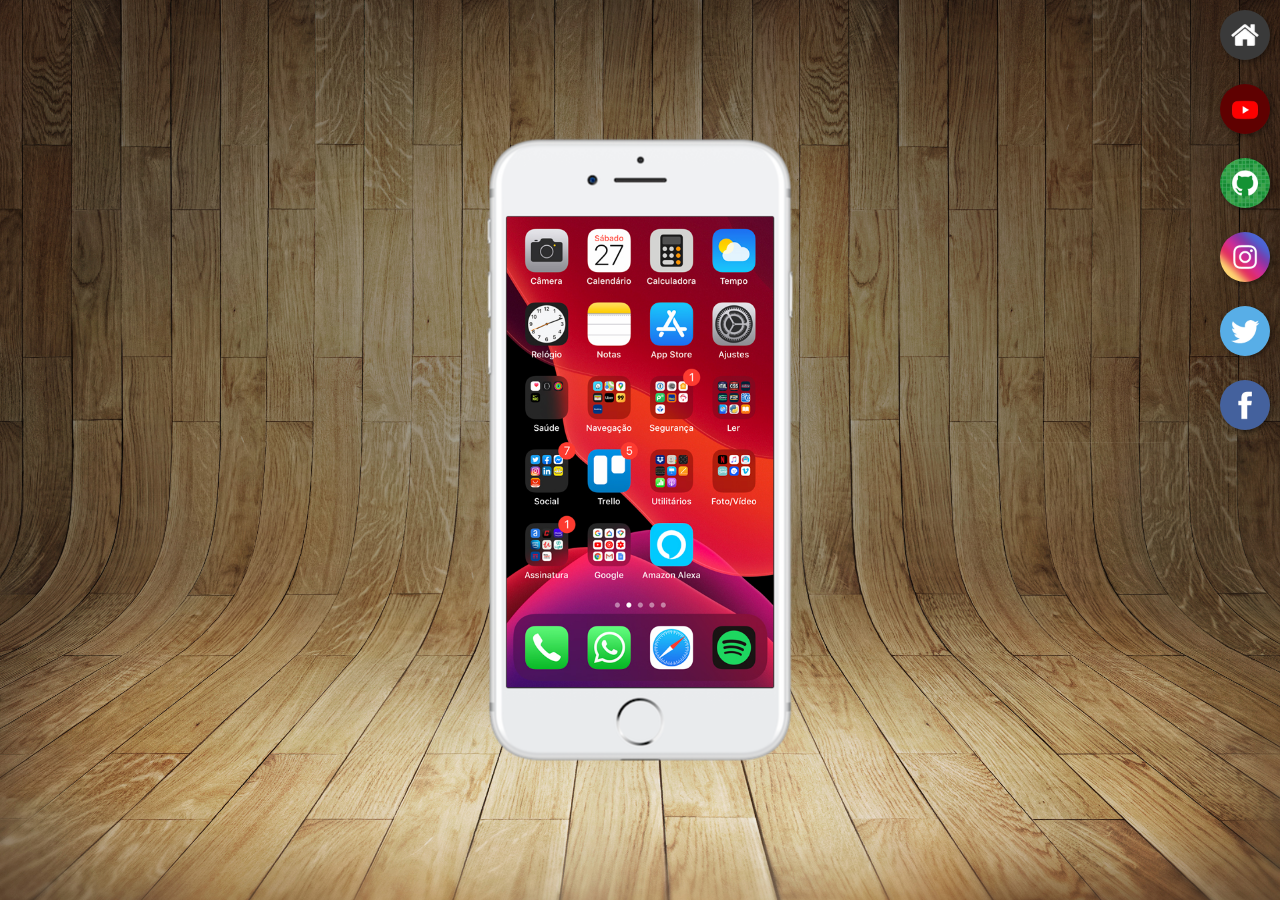
<file: index.html>
<!DOCTYPE html>
<html lang="pt-br">
<head>
    <meta charset="UTF-8">
    <meta name="viewport" content="width=device-width, initial-scale=1.0">
    <link rel="shortcut icon" href="favicon.ico" type="image/x-icon">
    <link rel="stylesheet" href="estilos/style.css">
    <title>Projeto Redes Sociais</title>
</head>
<body>  
    <main>
        <section id="telefone">
            <iframe src="home.html" name="tela" id="tela" frameborder="0">
                Seu navegador não é compatível com isso.
            </iframe>
        </section>
        <section id="redes-sociais">
            <a href="home.html" target="tela"><img src="imagens/logo-home.jpg" alt=""></a><br>
            <a href="youtube.html" target="tela"><img src="imagens/logo-youtube.jpg" alt=""></a><br>
            <a href="github.html" target="tela"><img src="imagens/logo-github.jpg" alt=""></a><br>
            <a href="instagram.html" target="tela"><img src="imagens/logo-instagram.jpg" alt=""></a><br>
            <a href="twitter.html" target="tela"><img src="imagens/logo-twitter.jpg" alt=""></a><br>
            <a href="facebook.html" target="tela"><img src="imagens/logo-facebook.jpg" alt=""></a>
        </section>
    </main>
</body>
</html>
</file>
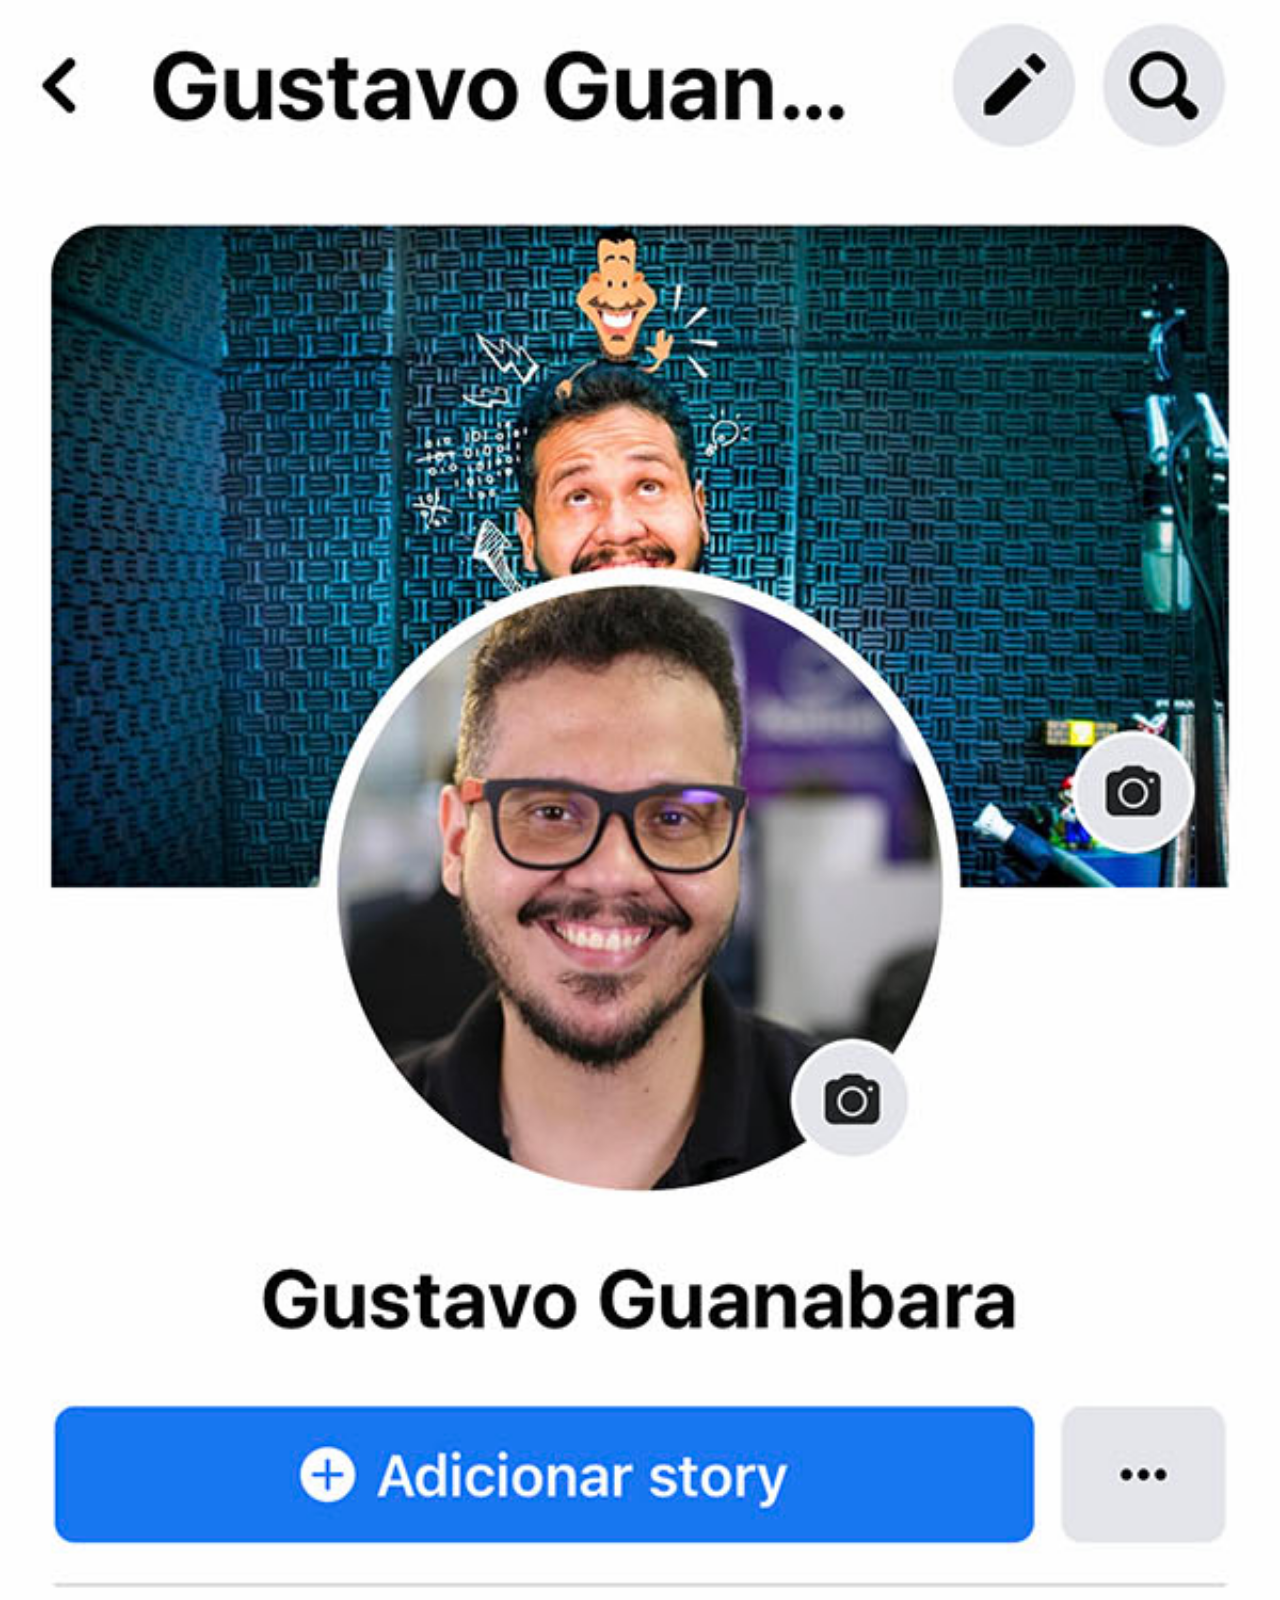
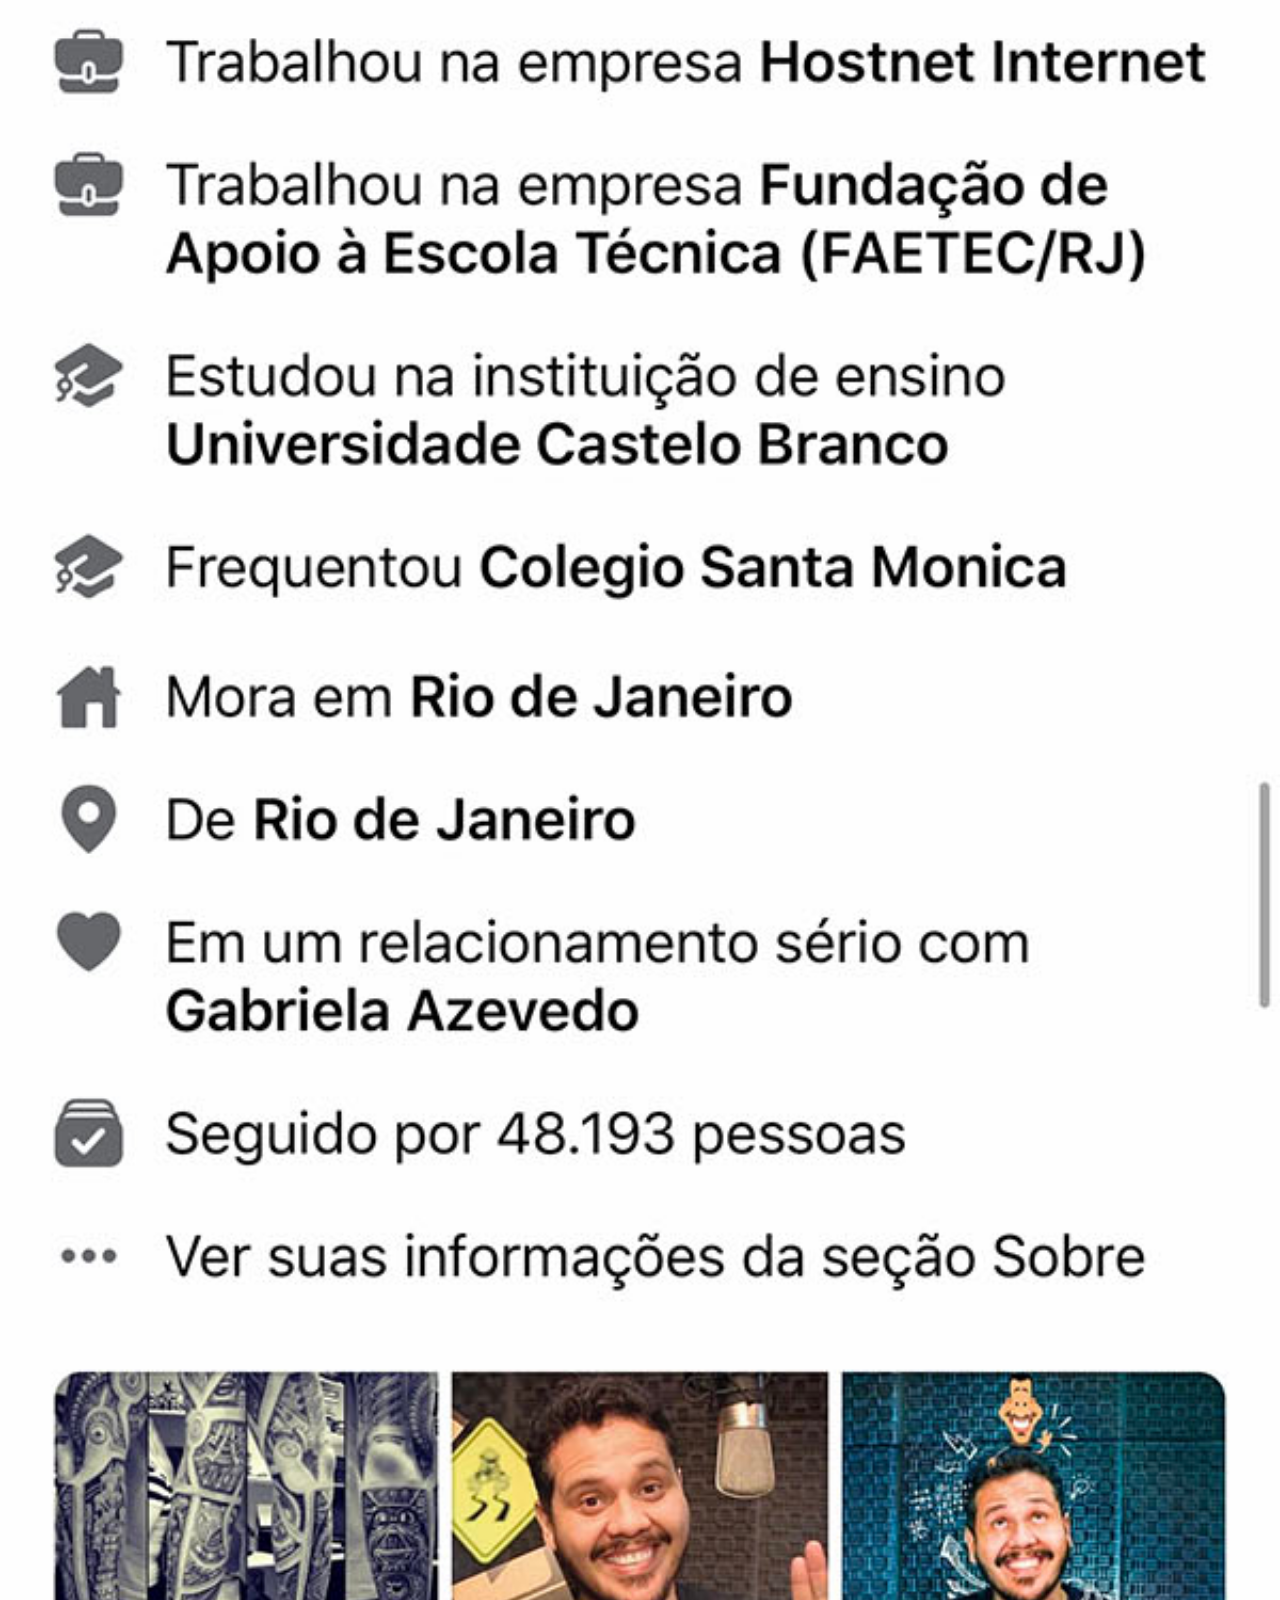
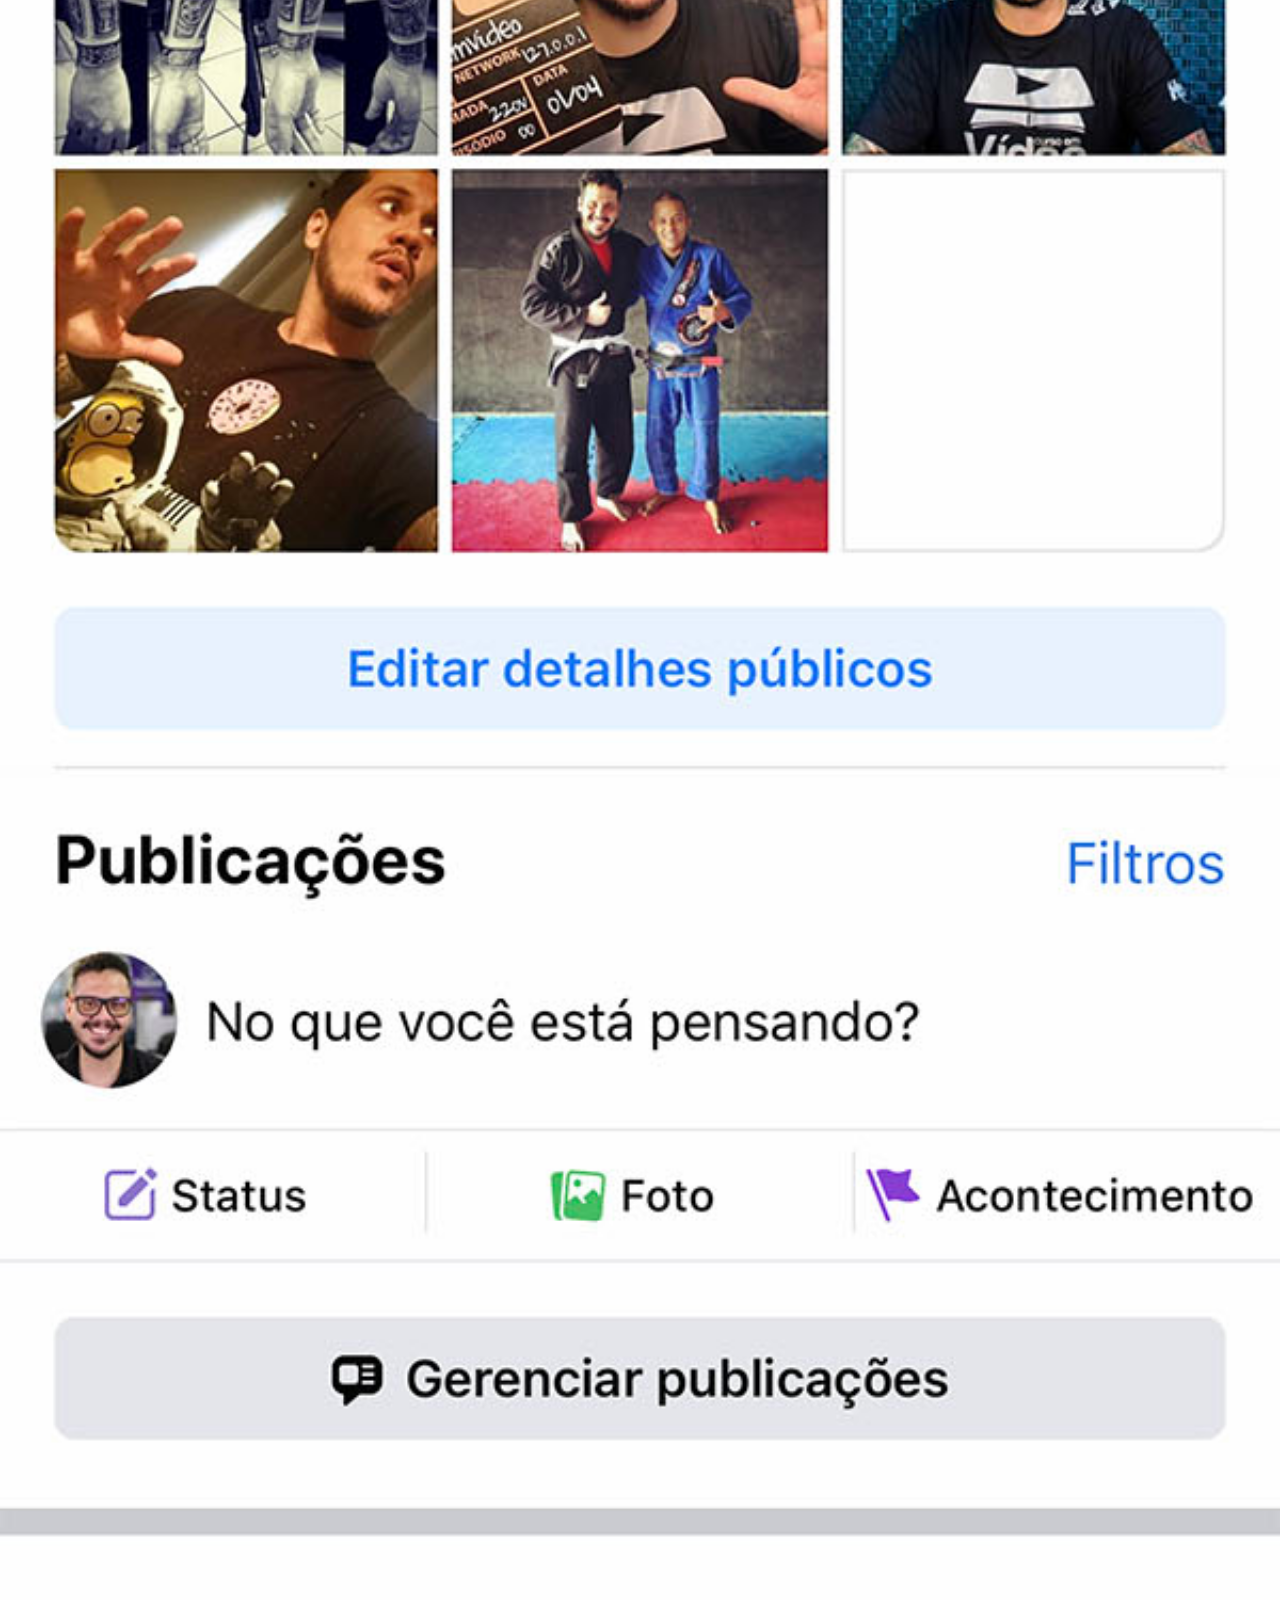
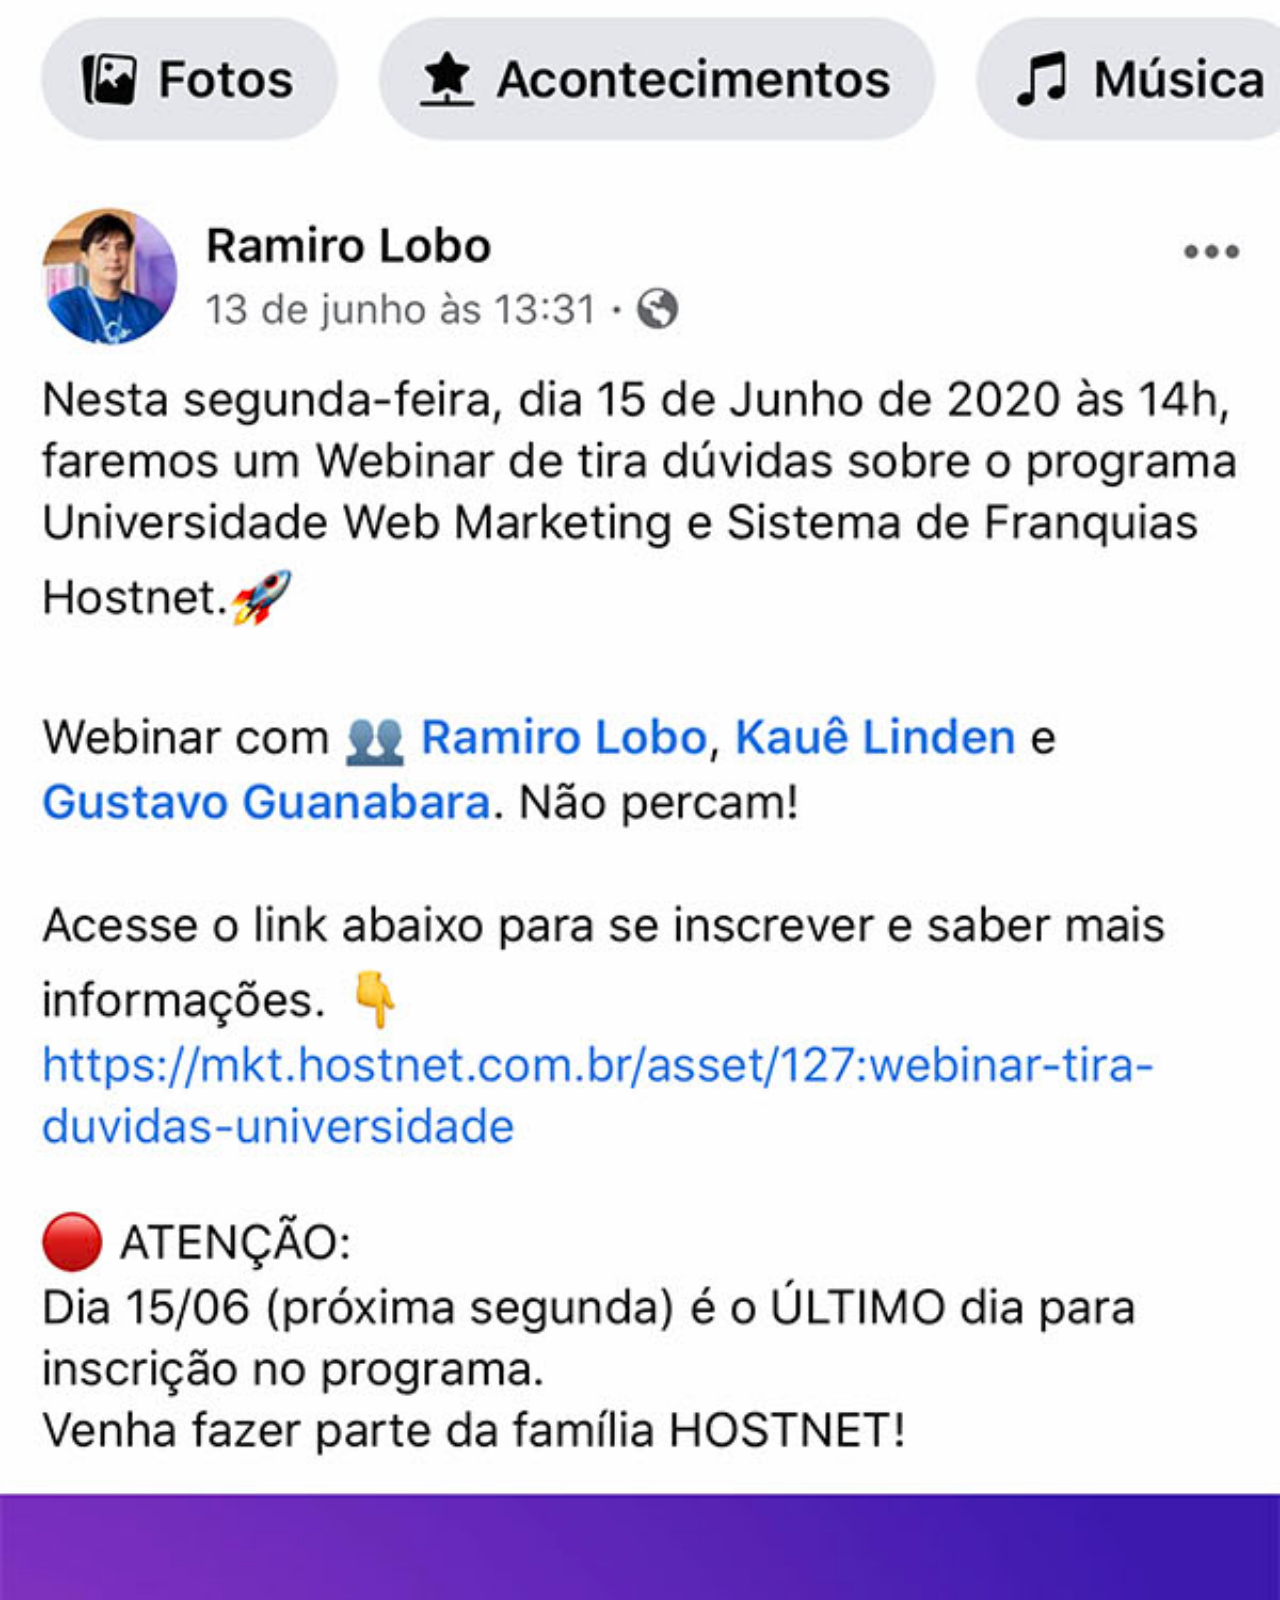
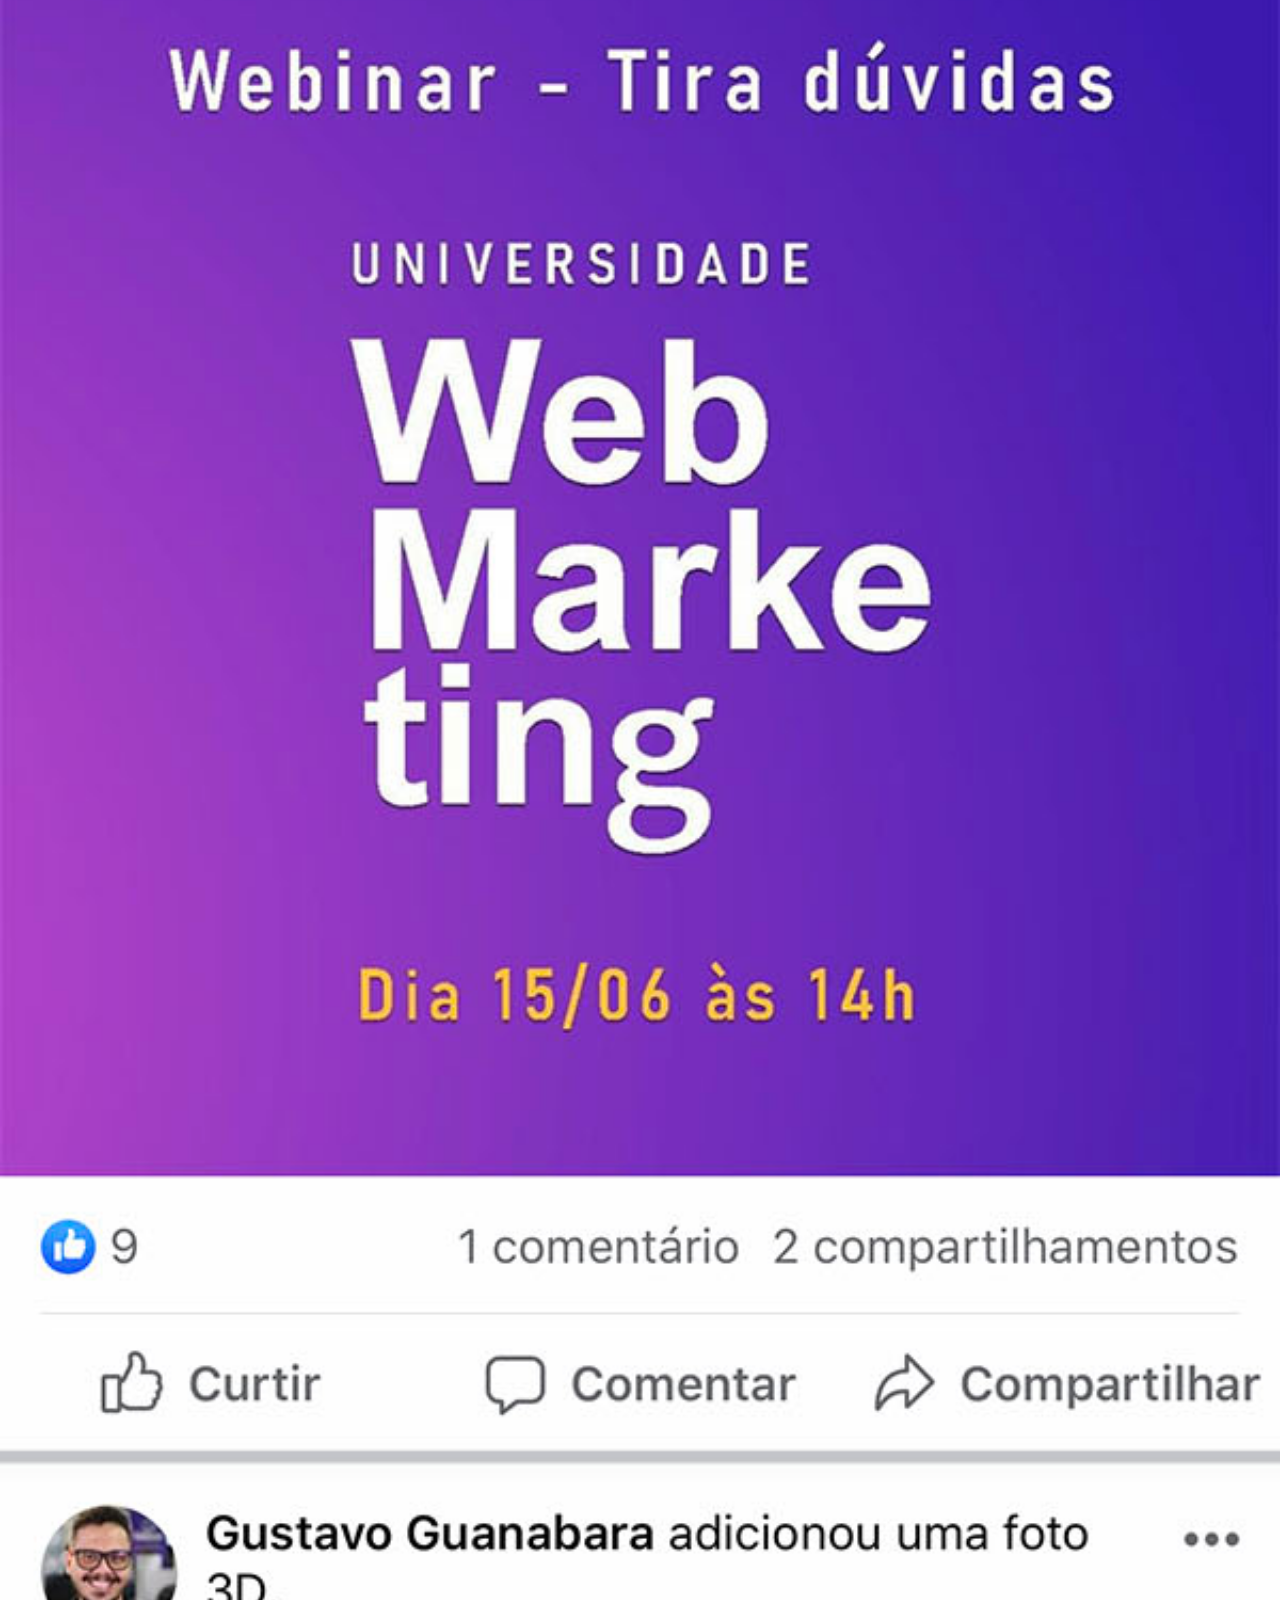
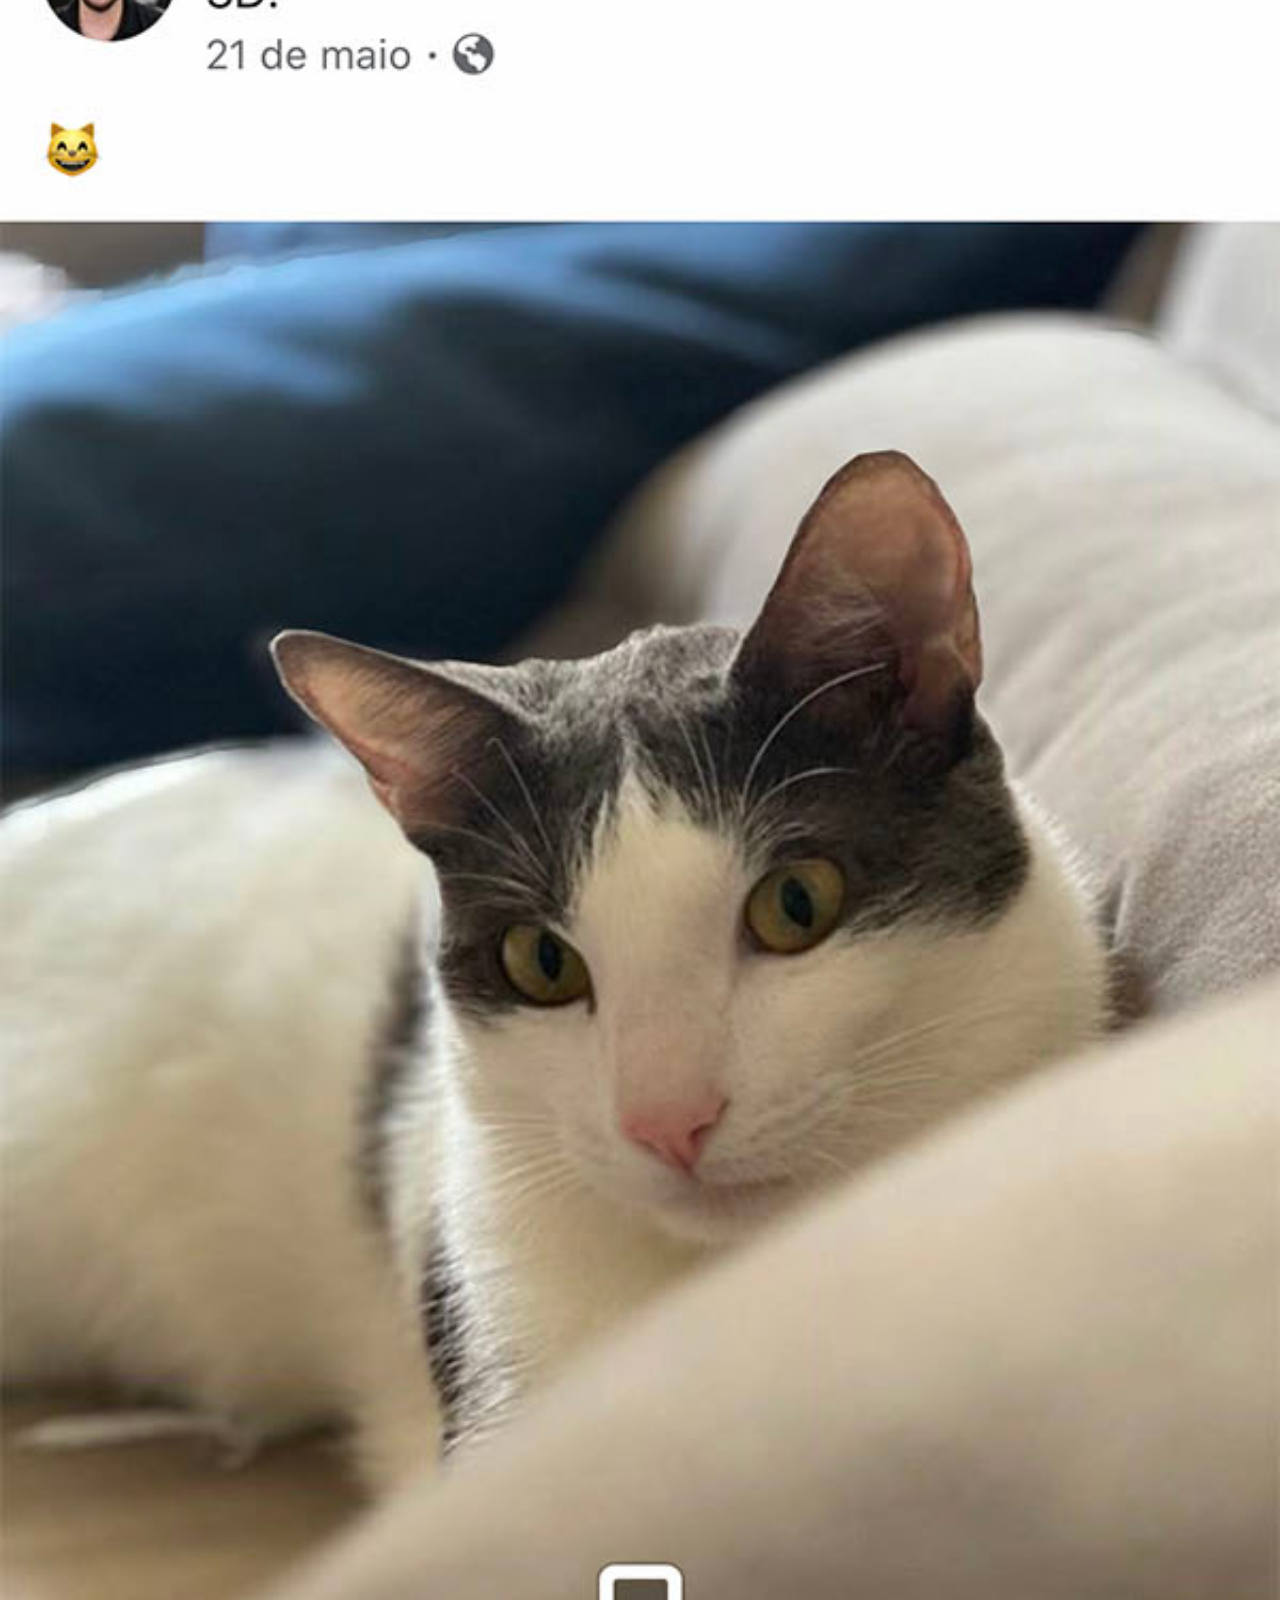
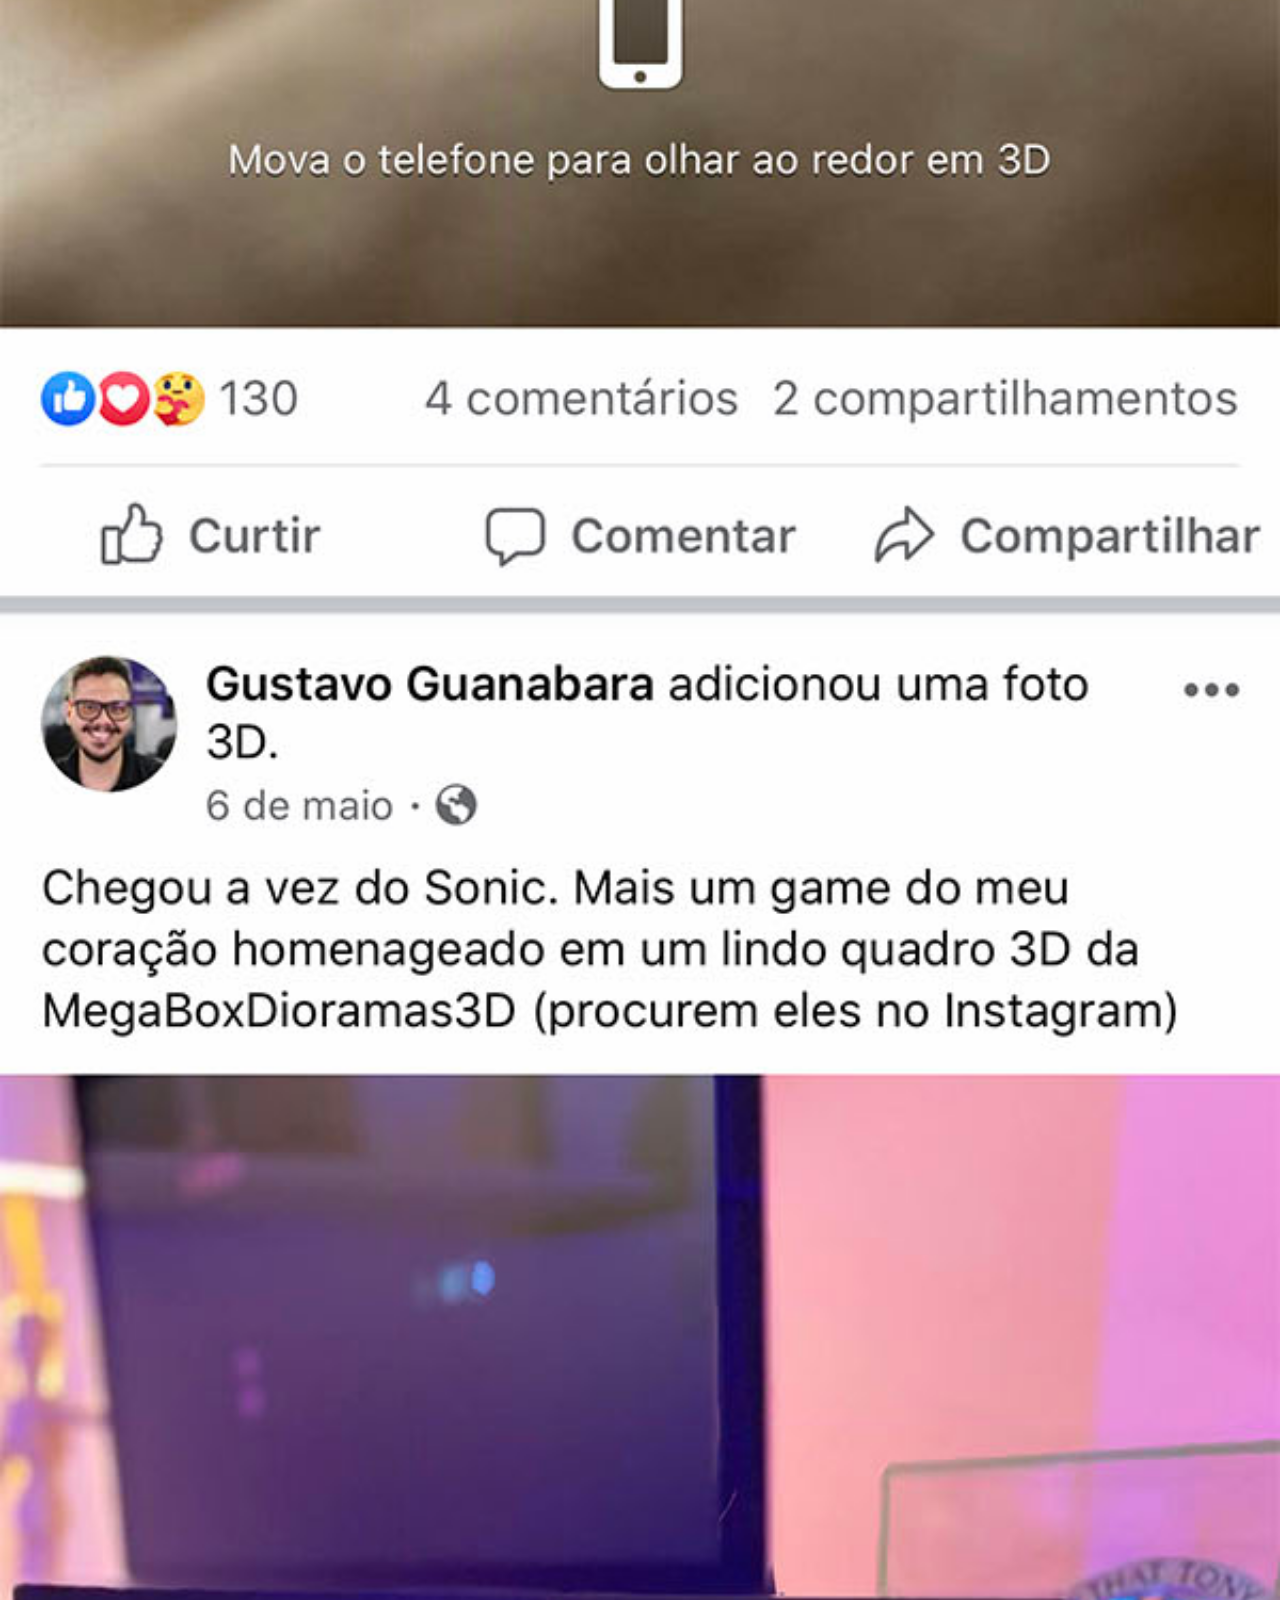
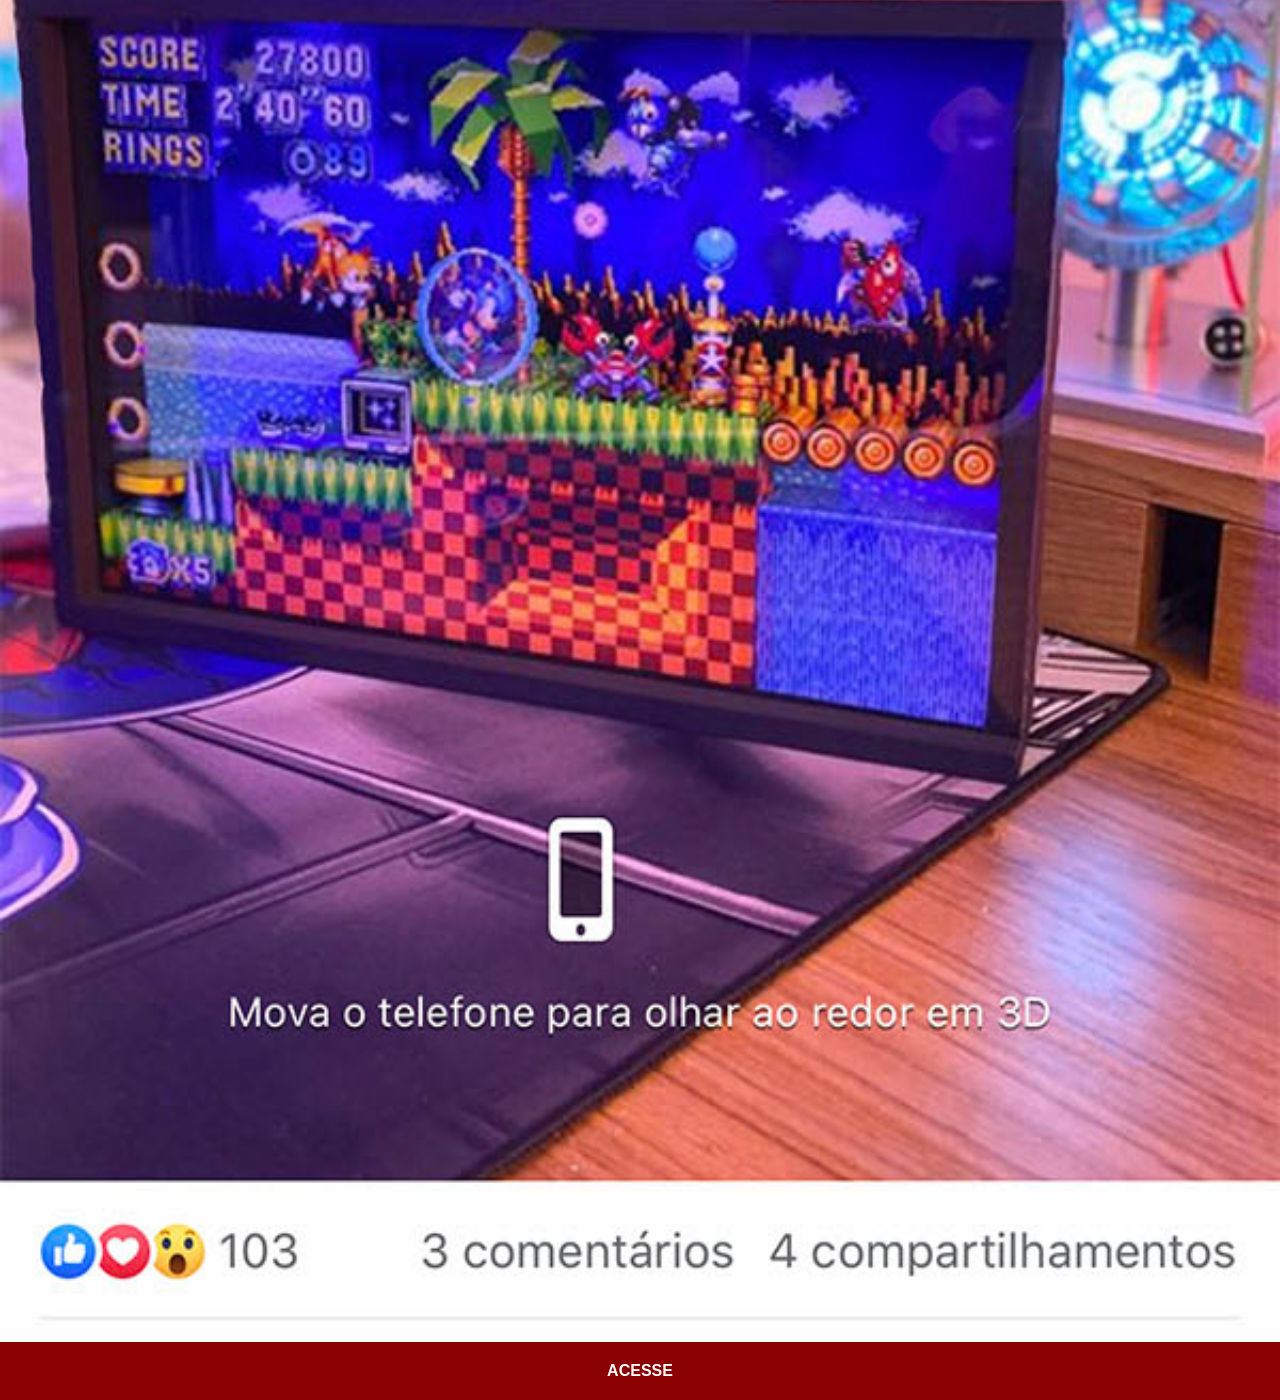
<file: facebook.html>
<!DOCTYPE html>
<html lang="pt-br">
<head>
    <meta charset="UTF-8">
    <meta name="viewport" content="width=device-width, initial-scale=1.0">
    <title>Facebook</title>
    <link rel="stylesheet" href="estilos/social.css">
</head>
<body>
    <img src="imagens/tela-facebook.jpg" alt="Facebook">
    <a href="https://www.facebook.com/gustavoguanabara/?locale=pt_BR" target="_blank">ACESSE</a>
</body>
</html>
</file>
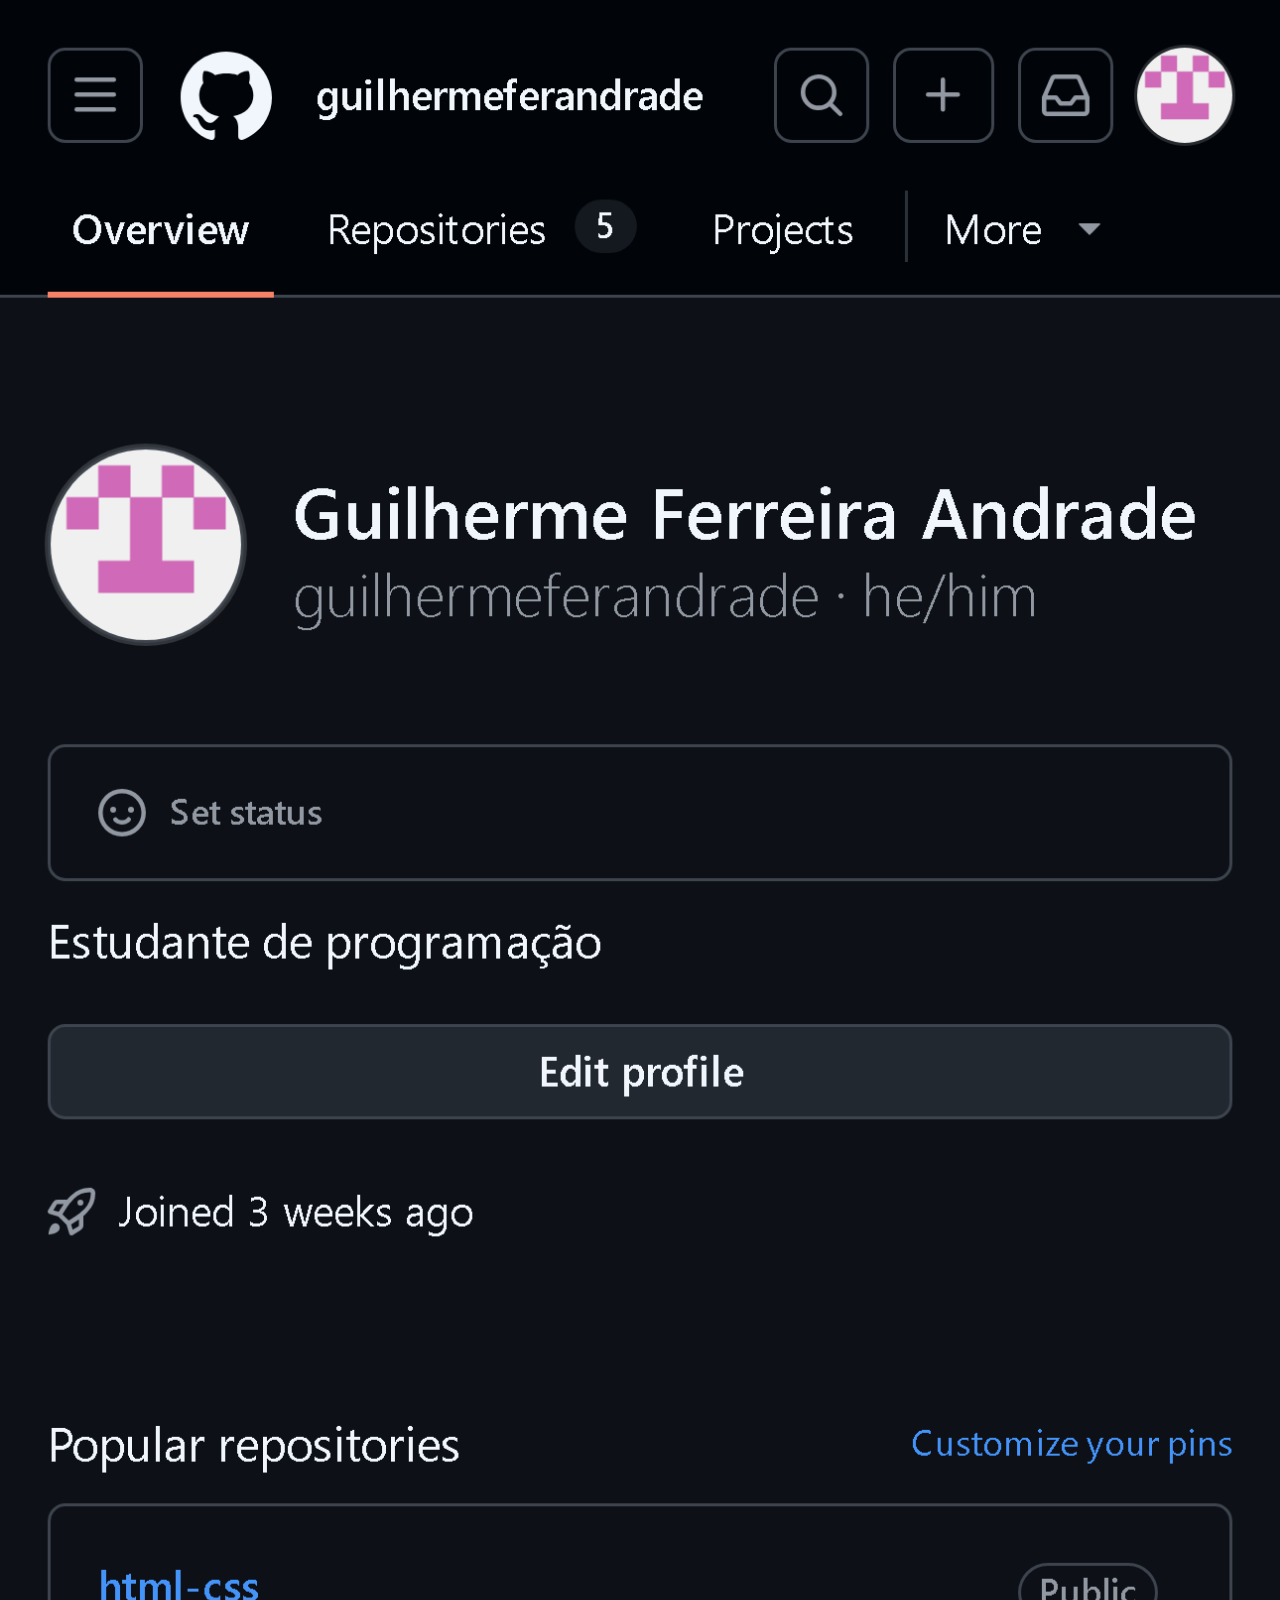
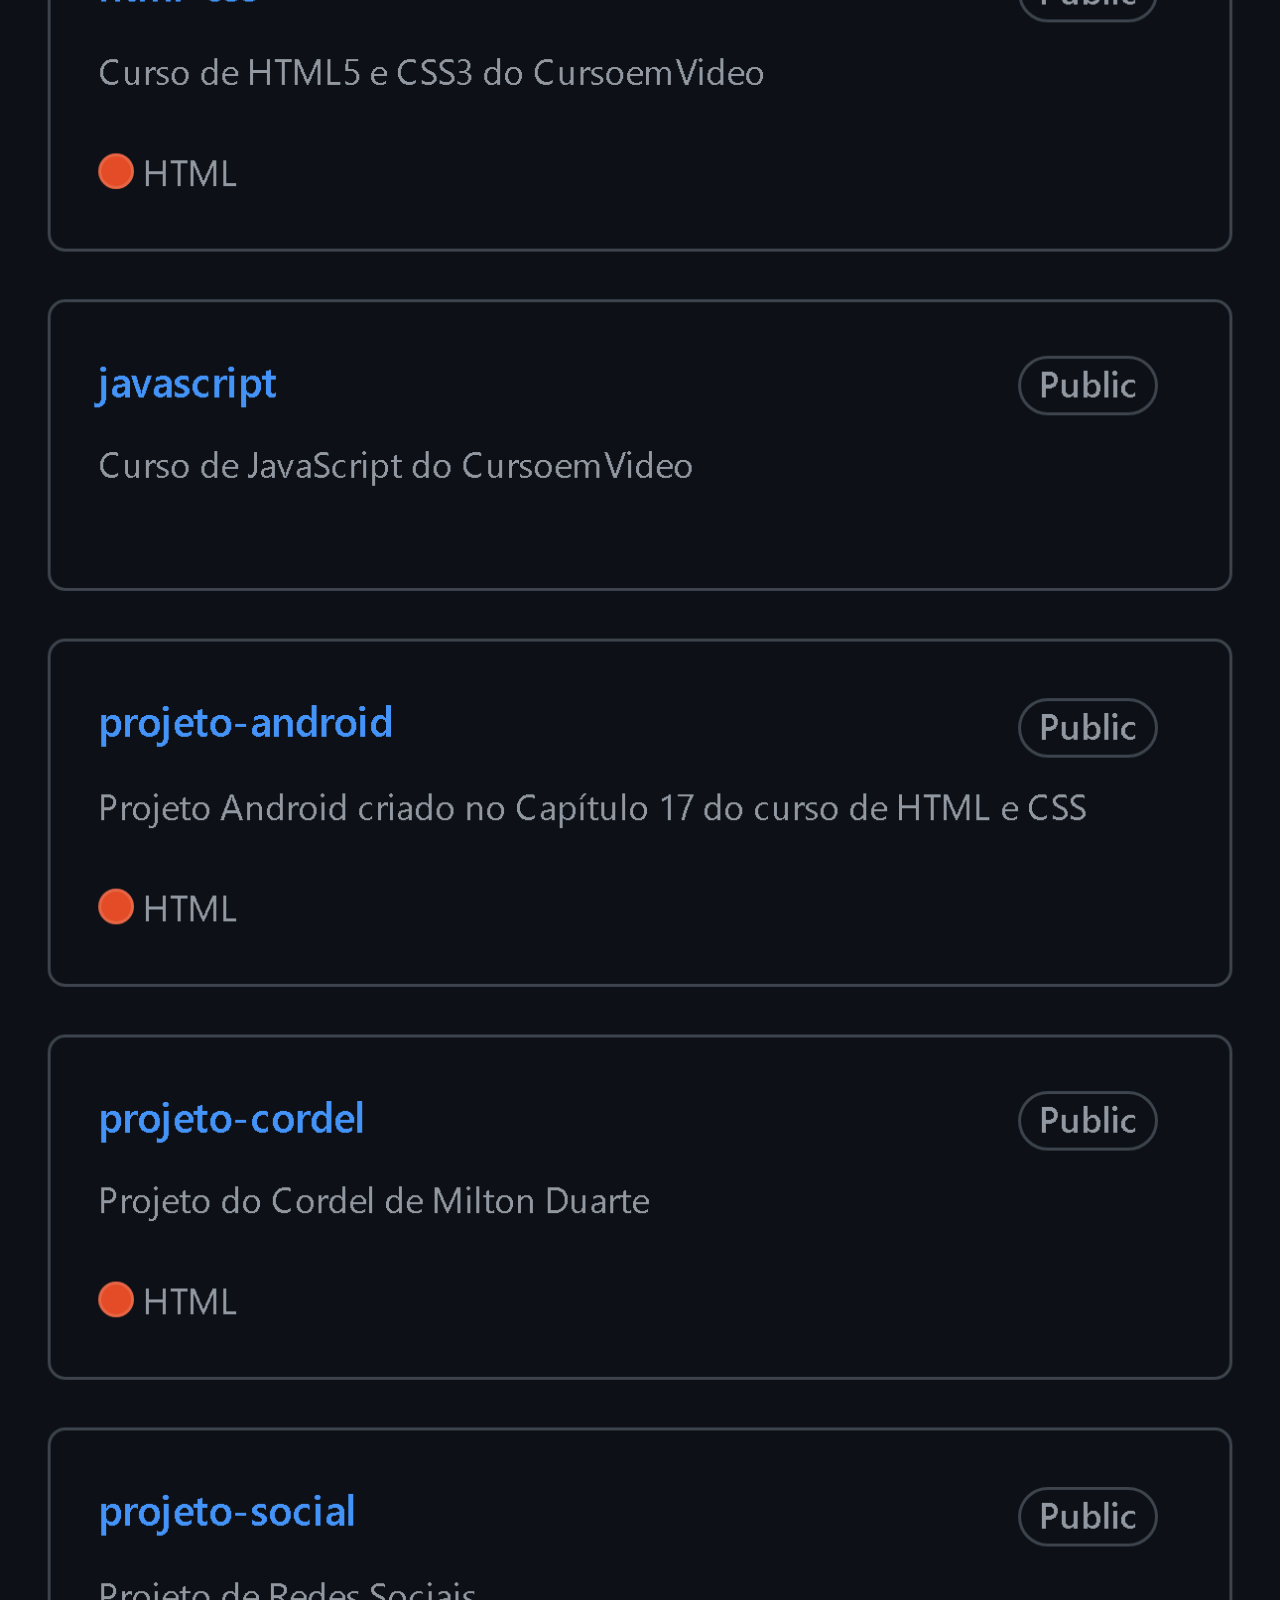
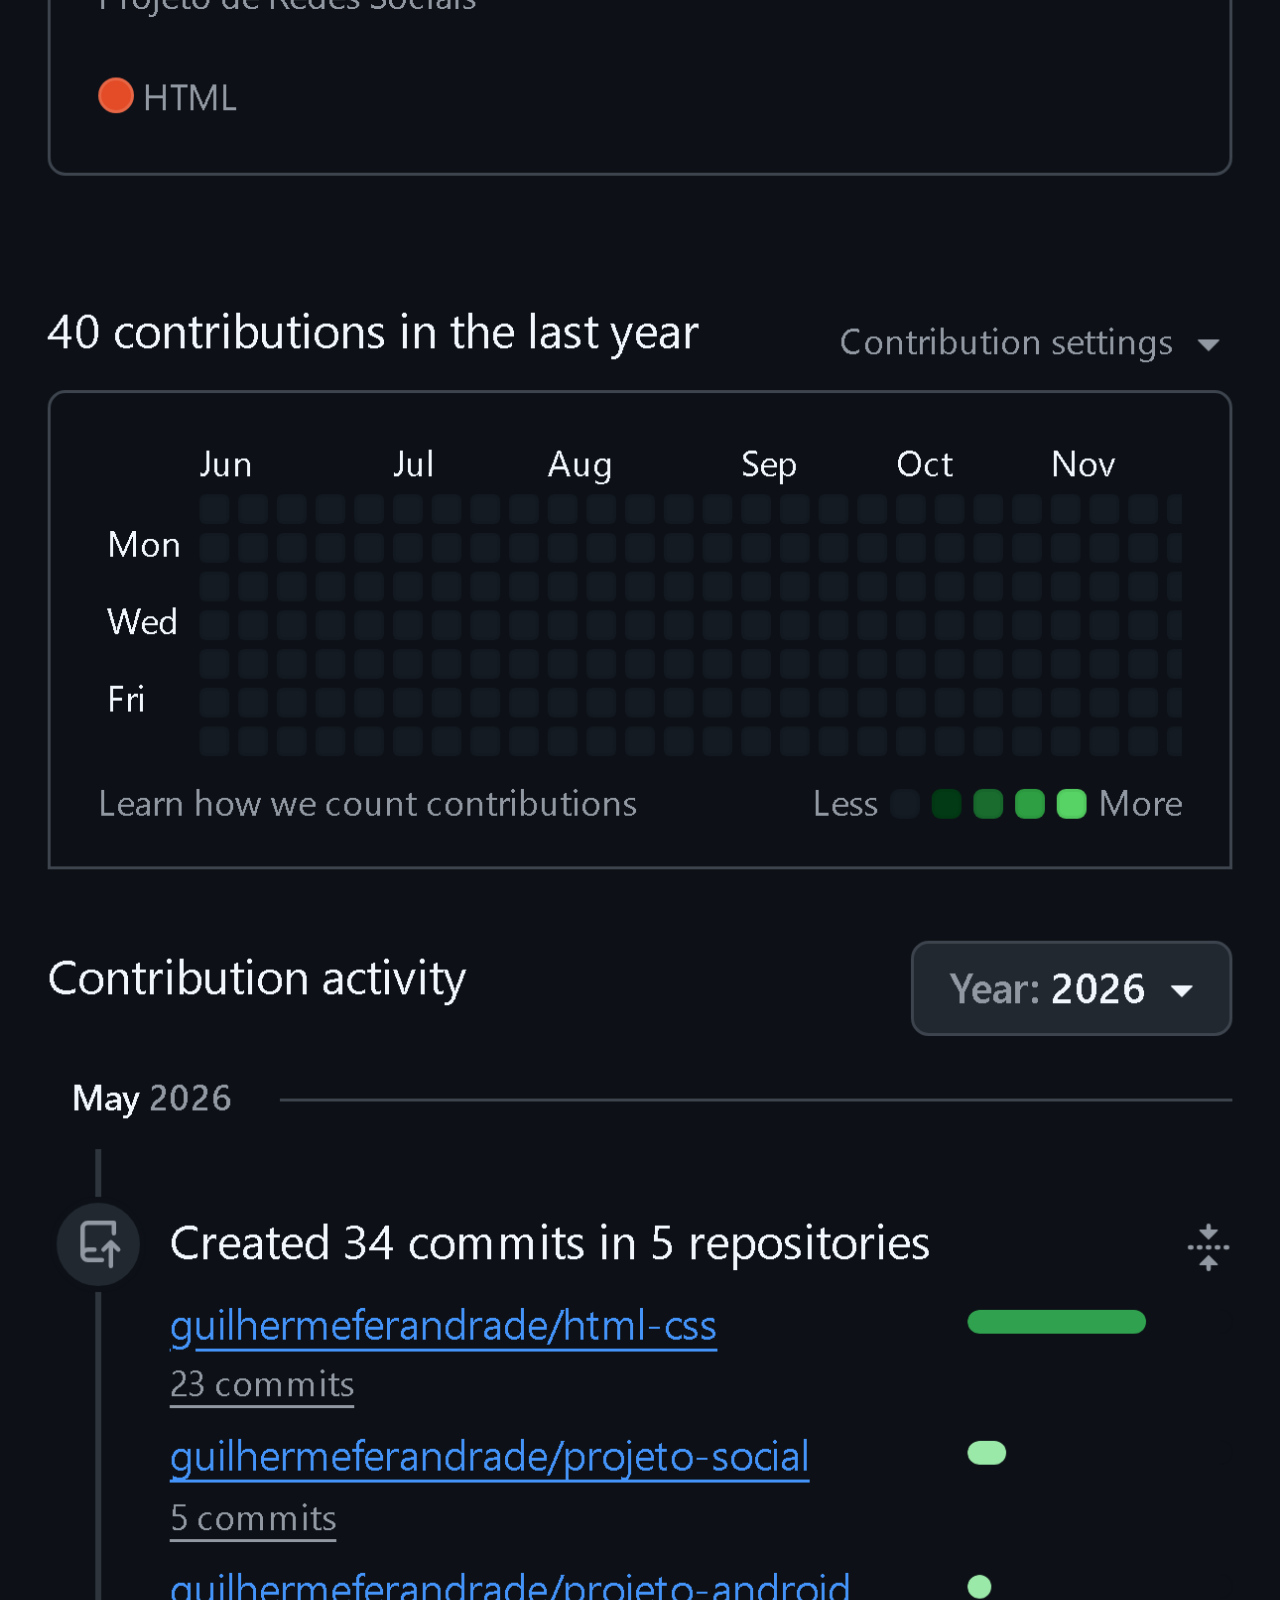
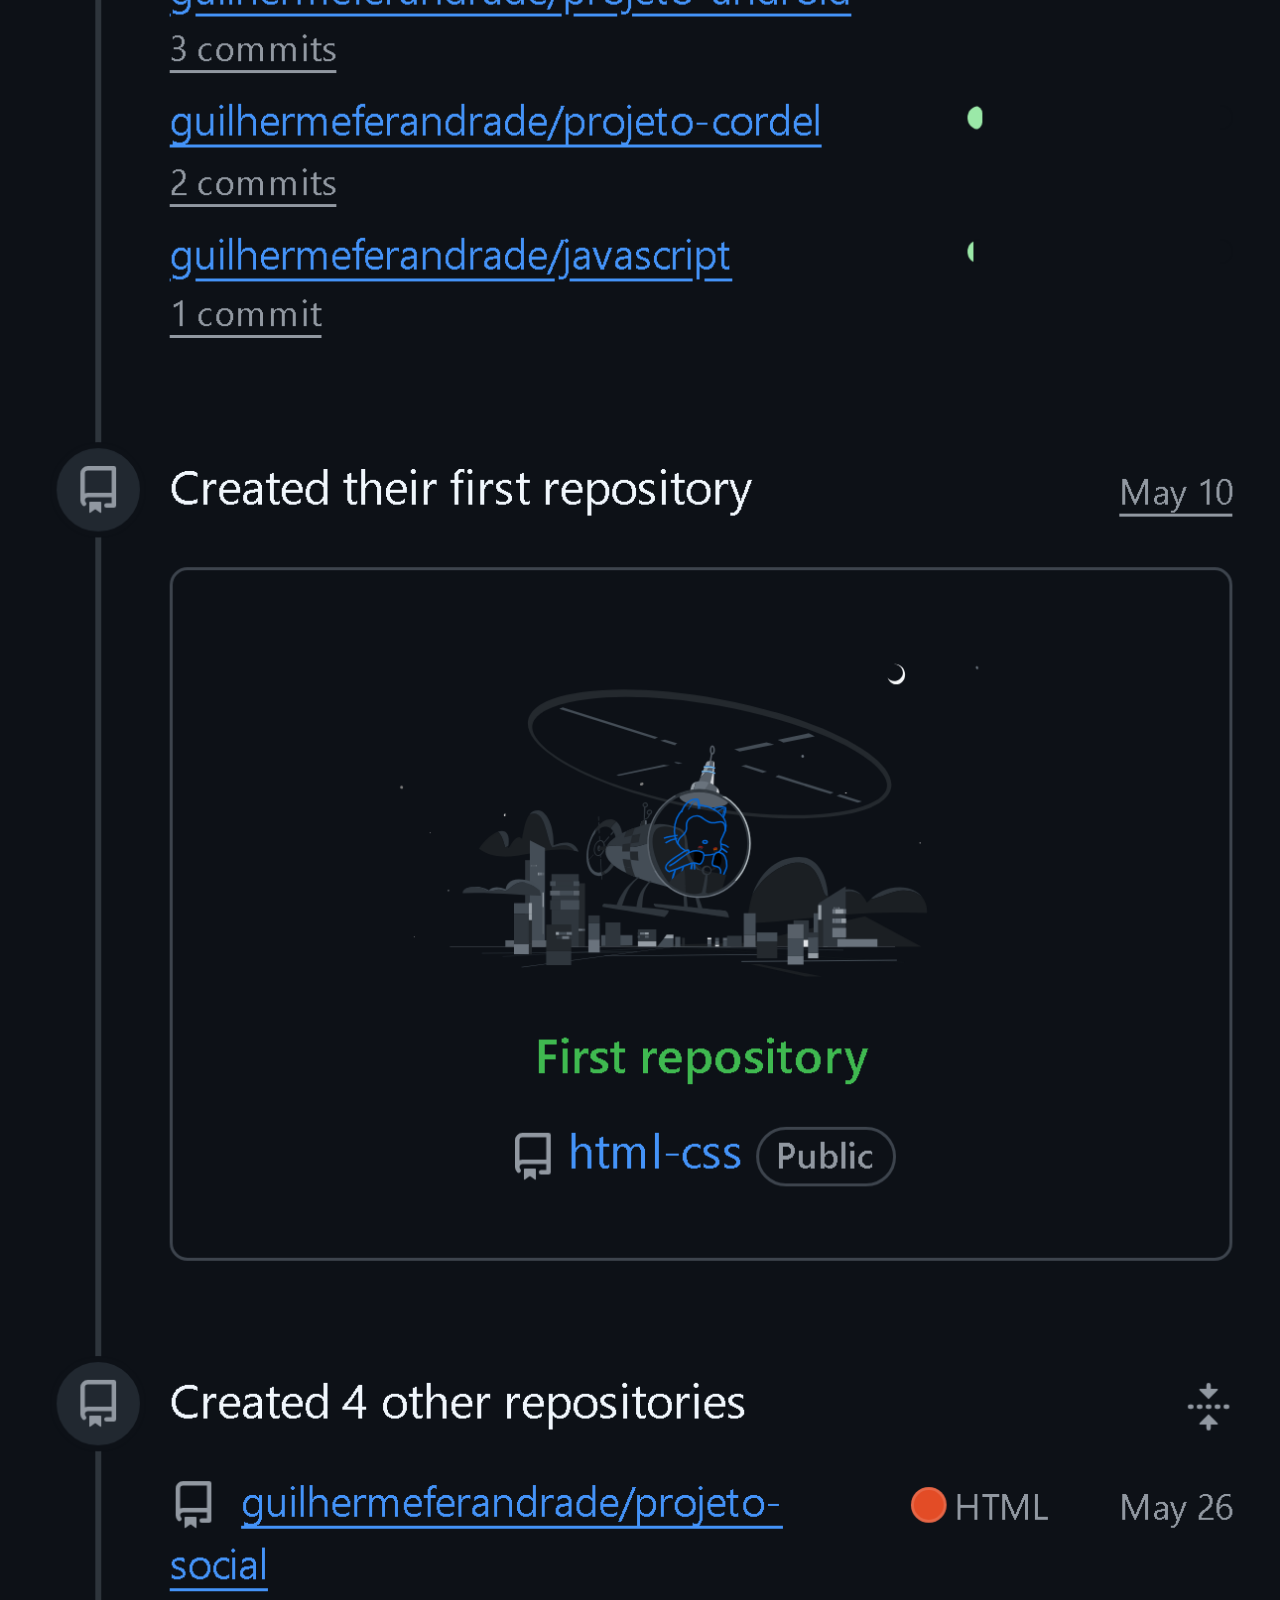
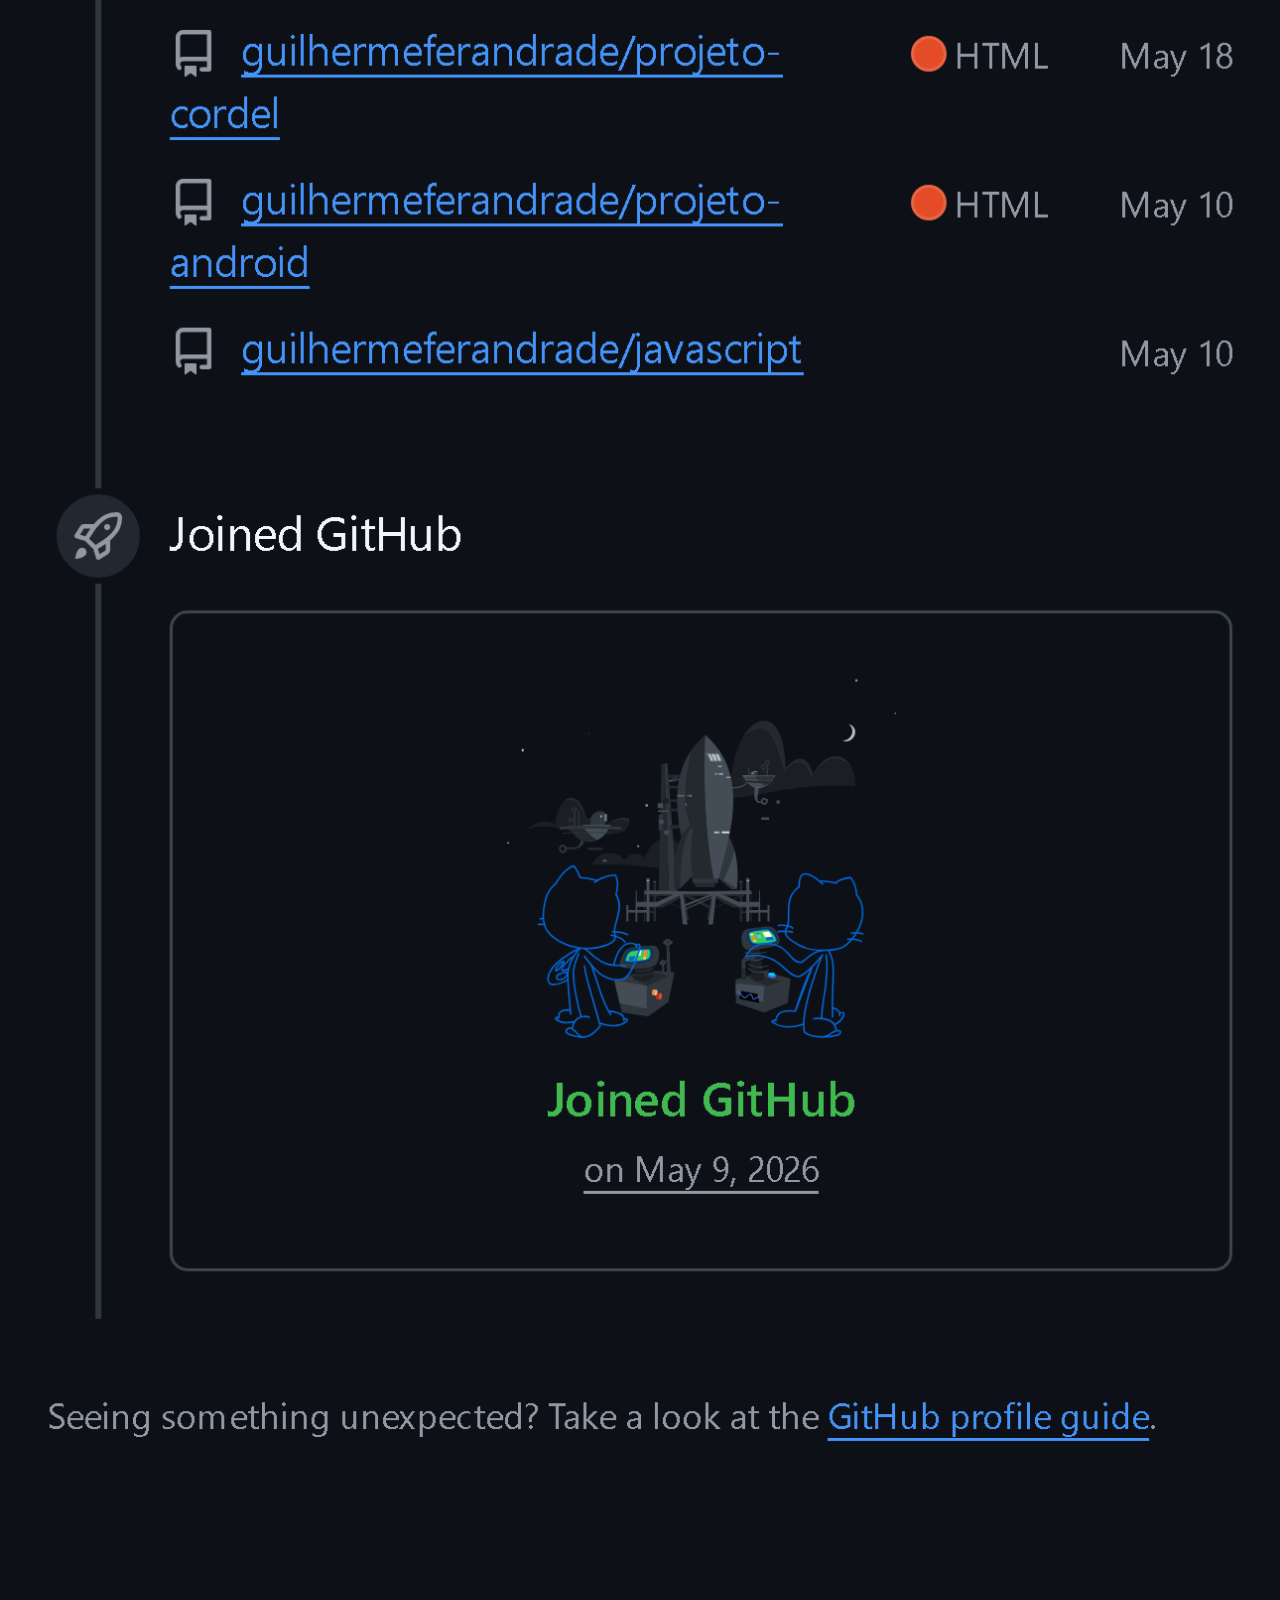
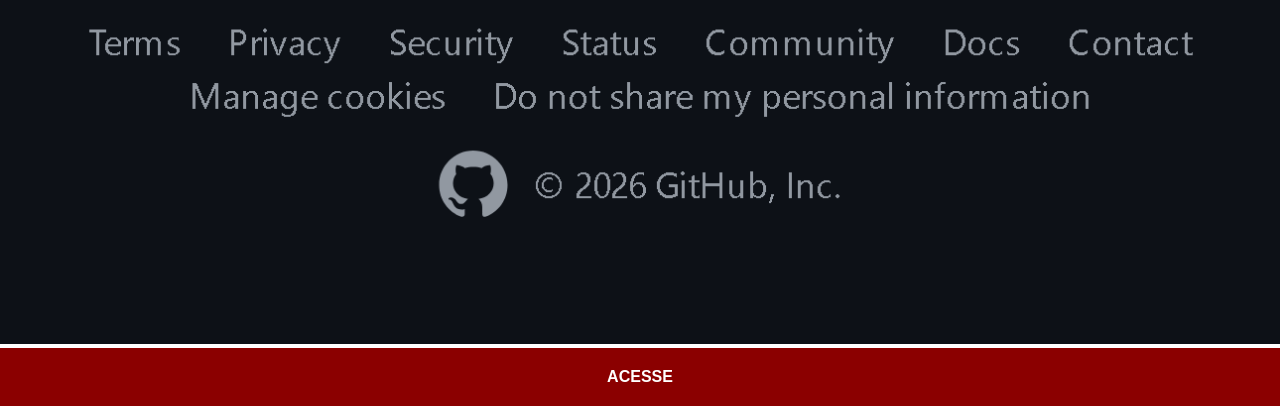
<file: github.html>
<!DOCTYPE html>
<html lang="pt-br">
<head>
    <meta charset="UTF-8">
    <meta name="viewport" content="width=device-width, initial-scale=1.0">
    <title>GitHub</title>
    <link rel="stylesheet" href="estilos/social.css">
</head>
<body>
    <img src="imagens/tela-github-gui.png" alt="GitHub">
    <a href="https://github.com/guilhermeferandrade" target="_blank">ACESSE</a>
</body>
</html>
</file>
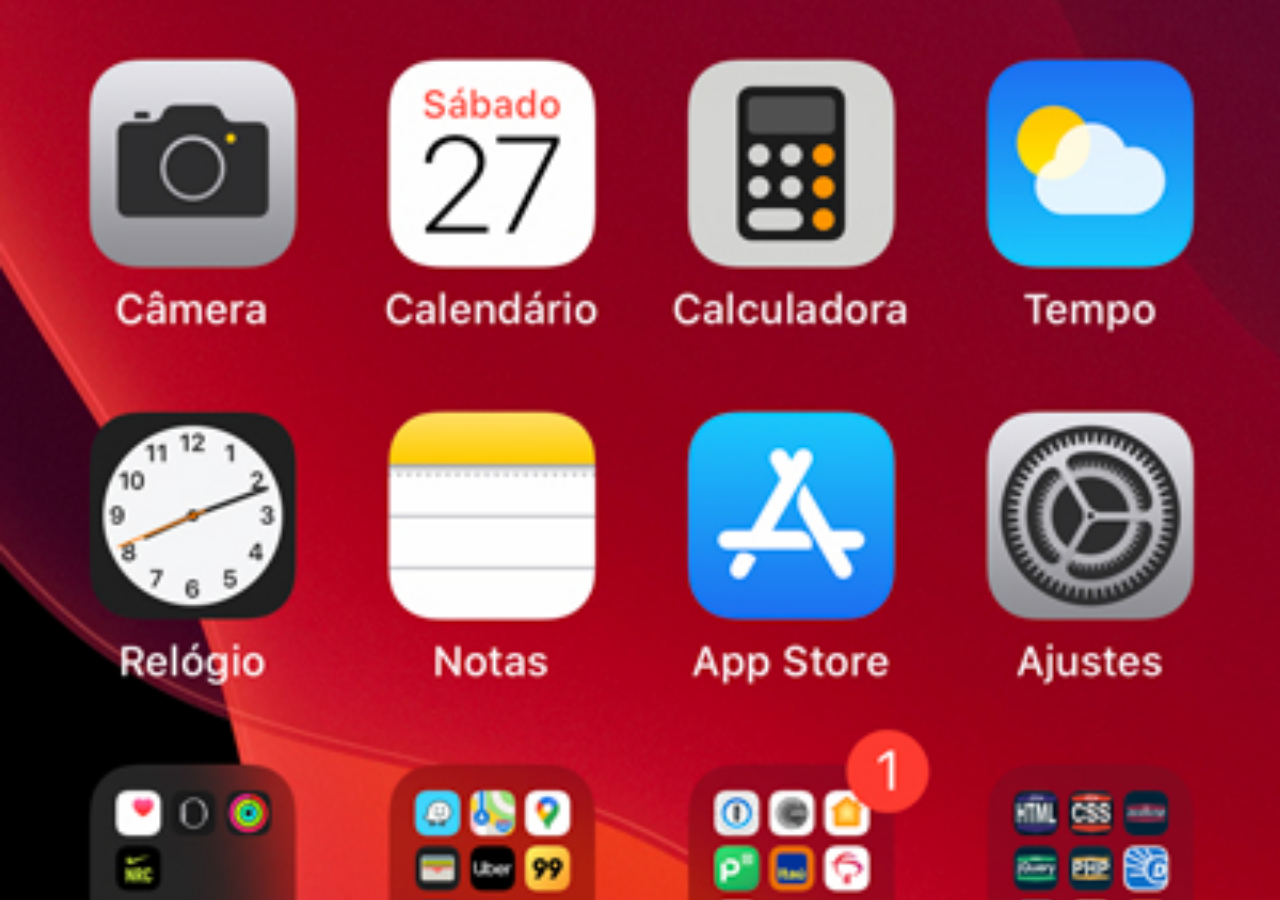
<file: home.html>
<!DOCTYPE html>
<html lang="pt-br">
<head>
    <meta charset="UTF-8">
    <meta name="viewport" content="width=device-width, initial-scale=1.0">
    <title>Home</title>
</head>
<style>
    * {
        margin: 0px;
        padding: 0px;
    }

    body {
        width: 100vw;
        height: 100vh;
        background: black url('imagens/tela-home.jpg') no-repeat top center;
        background-size: cover;
    }
</style>
<body>
    
</body>
</html>
</file>
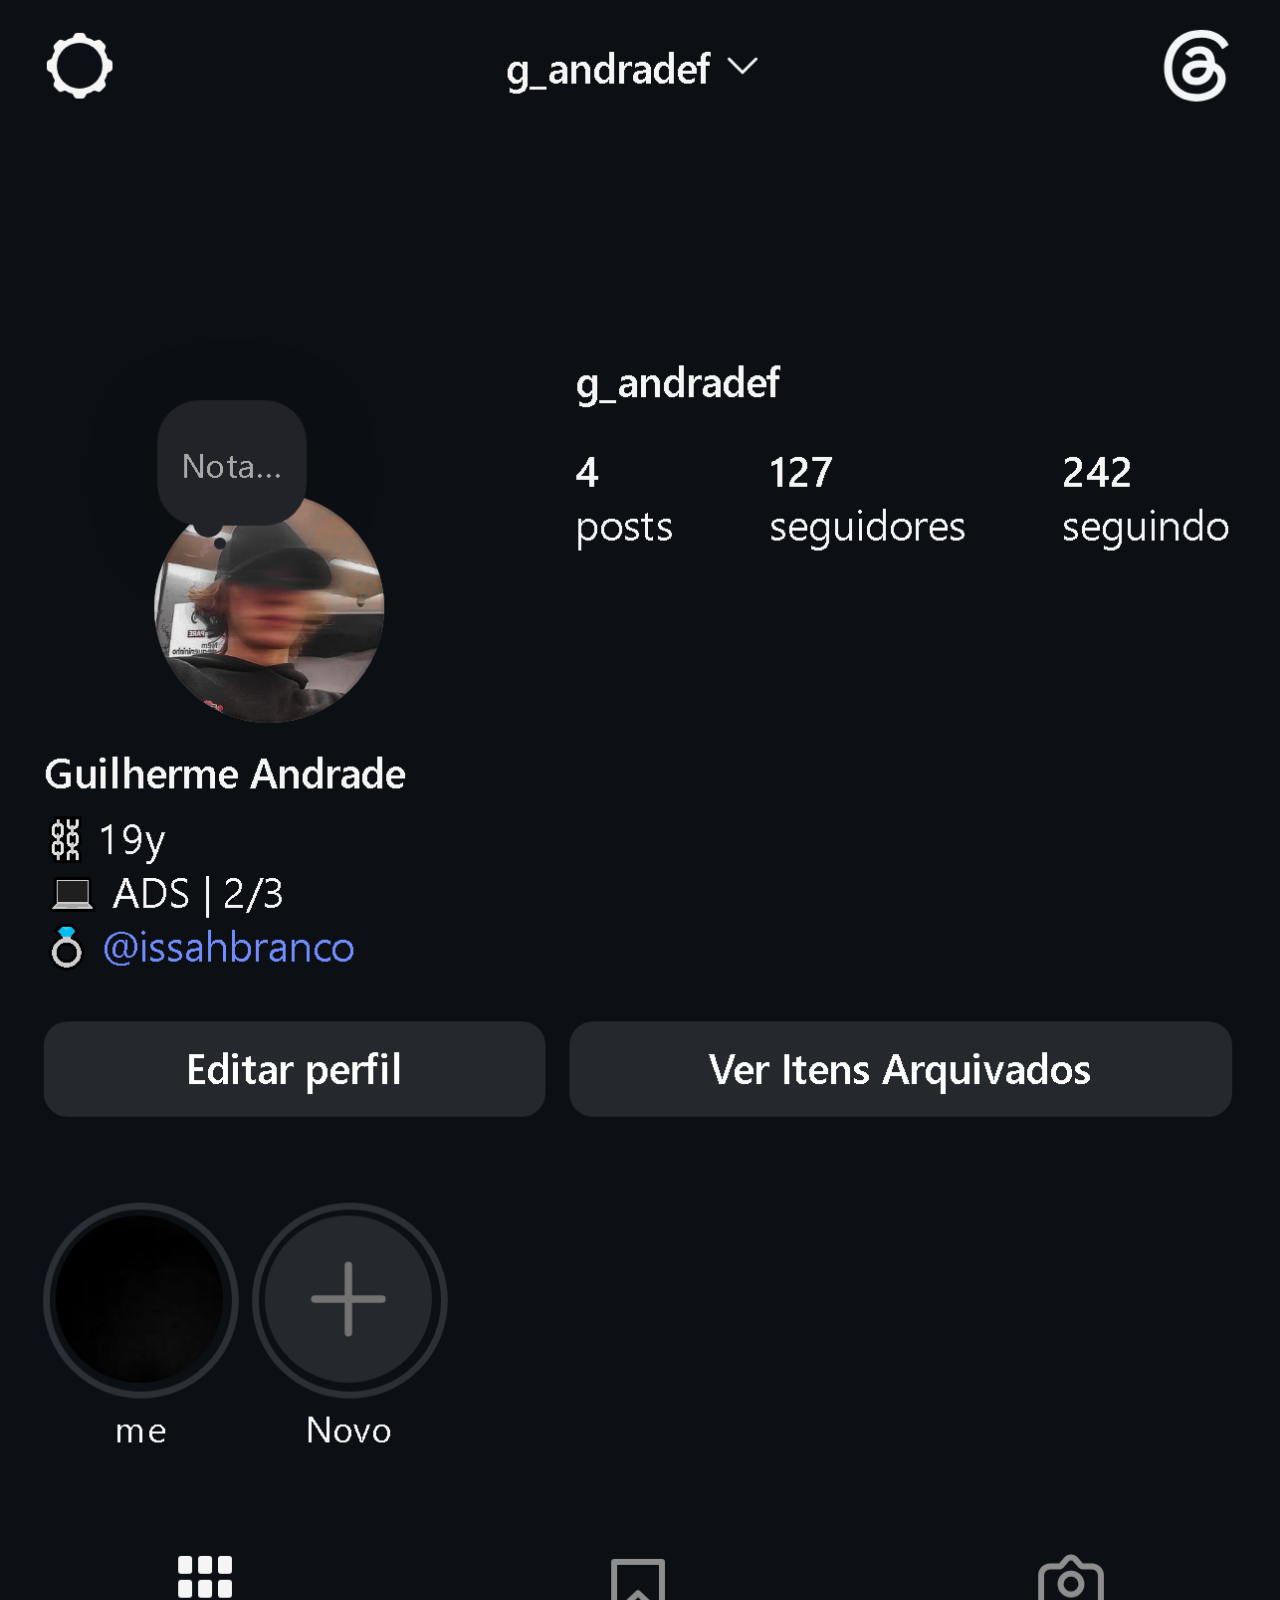
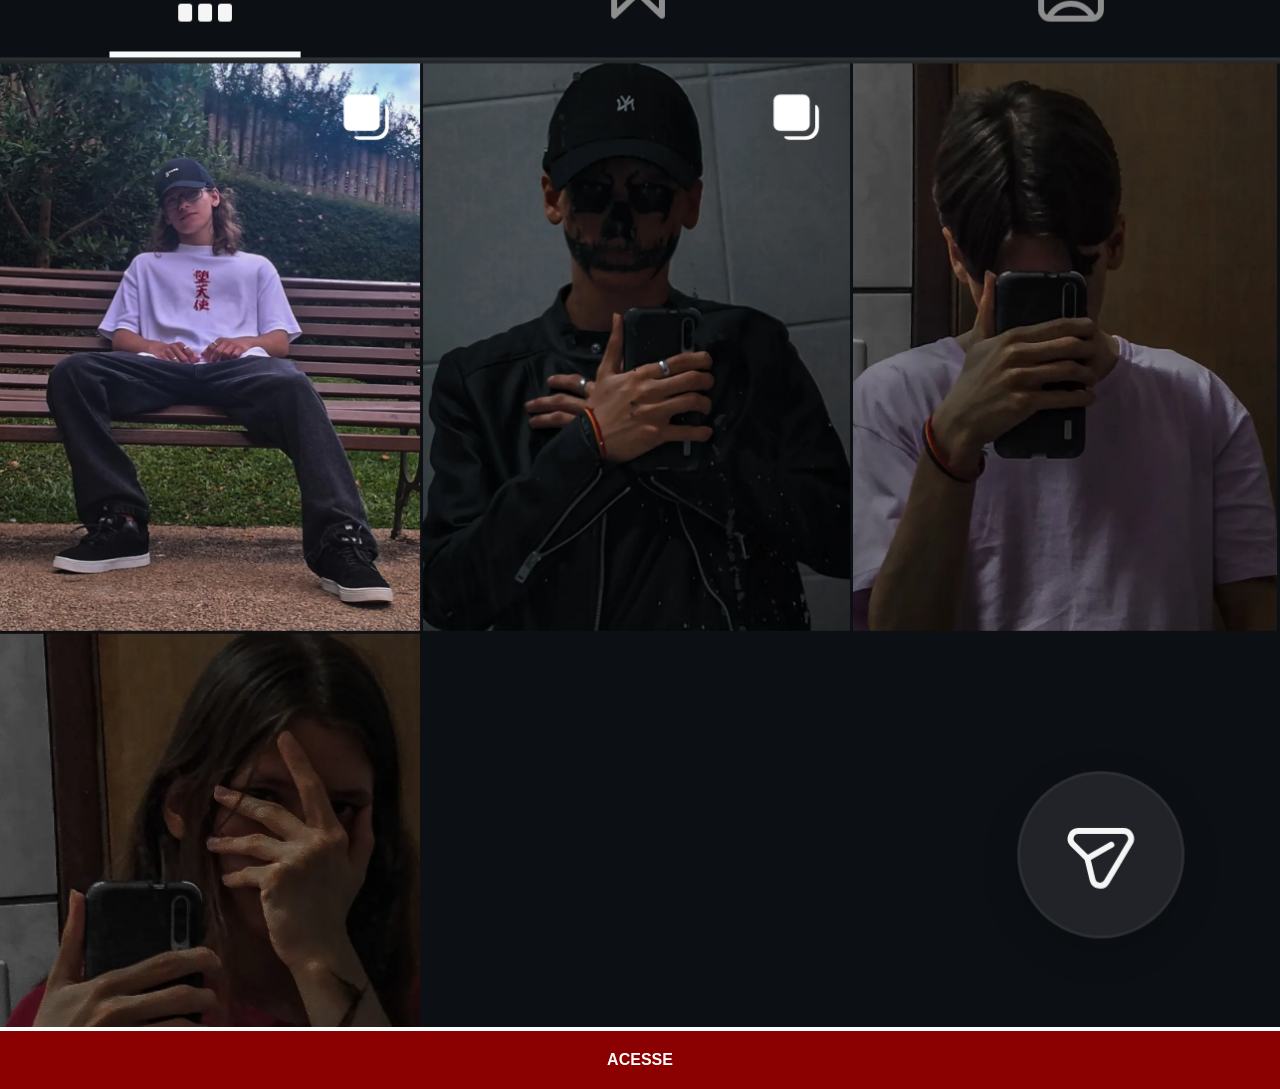
<file: instagram.html>
<!DOCTYPE html>
<html lang="pt-br">
<head>
    <meta charset="UTF-8">
    <meta name="viewport" content="width=device-width, initial-scale=1.0">
    <title>Instagram</title>
    <link rel="stylesheet" href="estilos/social.css">
</head>
<body>
    <img src="imagens/tela-instagram-gui.png" alt="Instagram">
    <a href="https://www.instagram.com/g_andradef/" target="_blank">ACESSE</a>
</body>
</html>
</file>
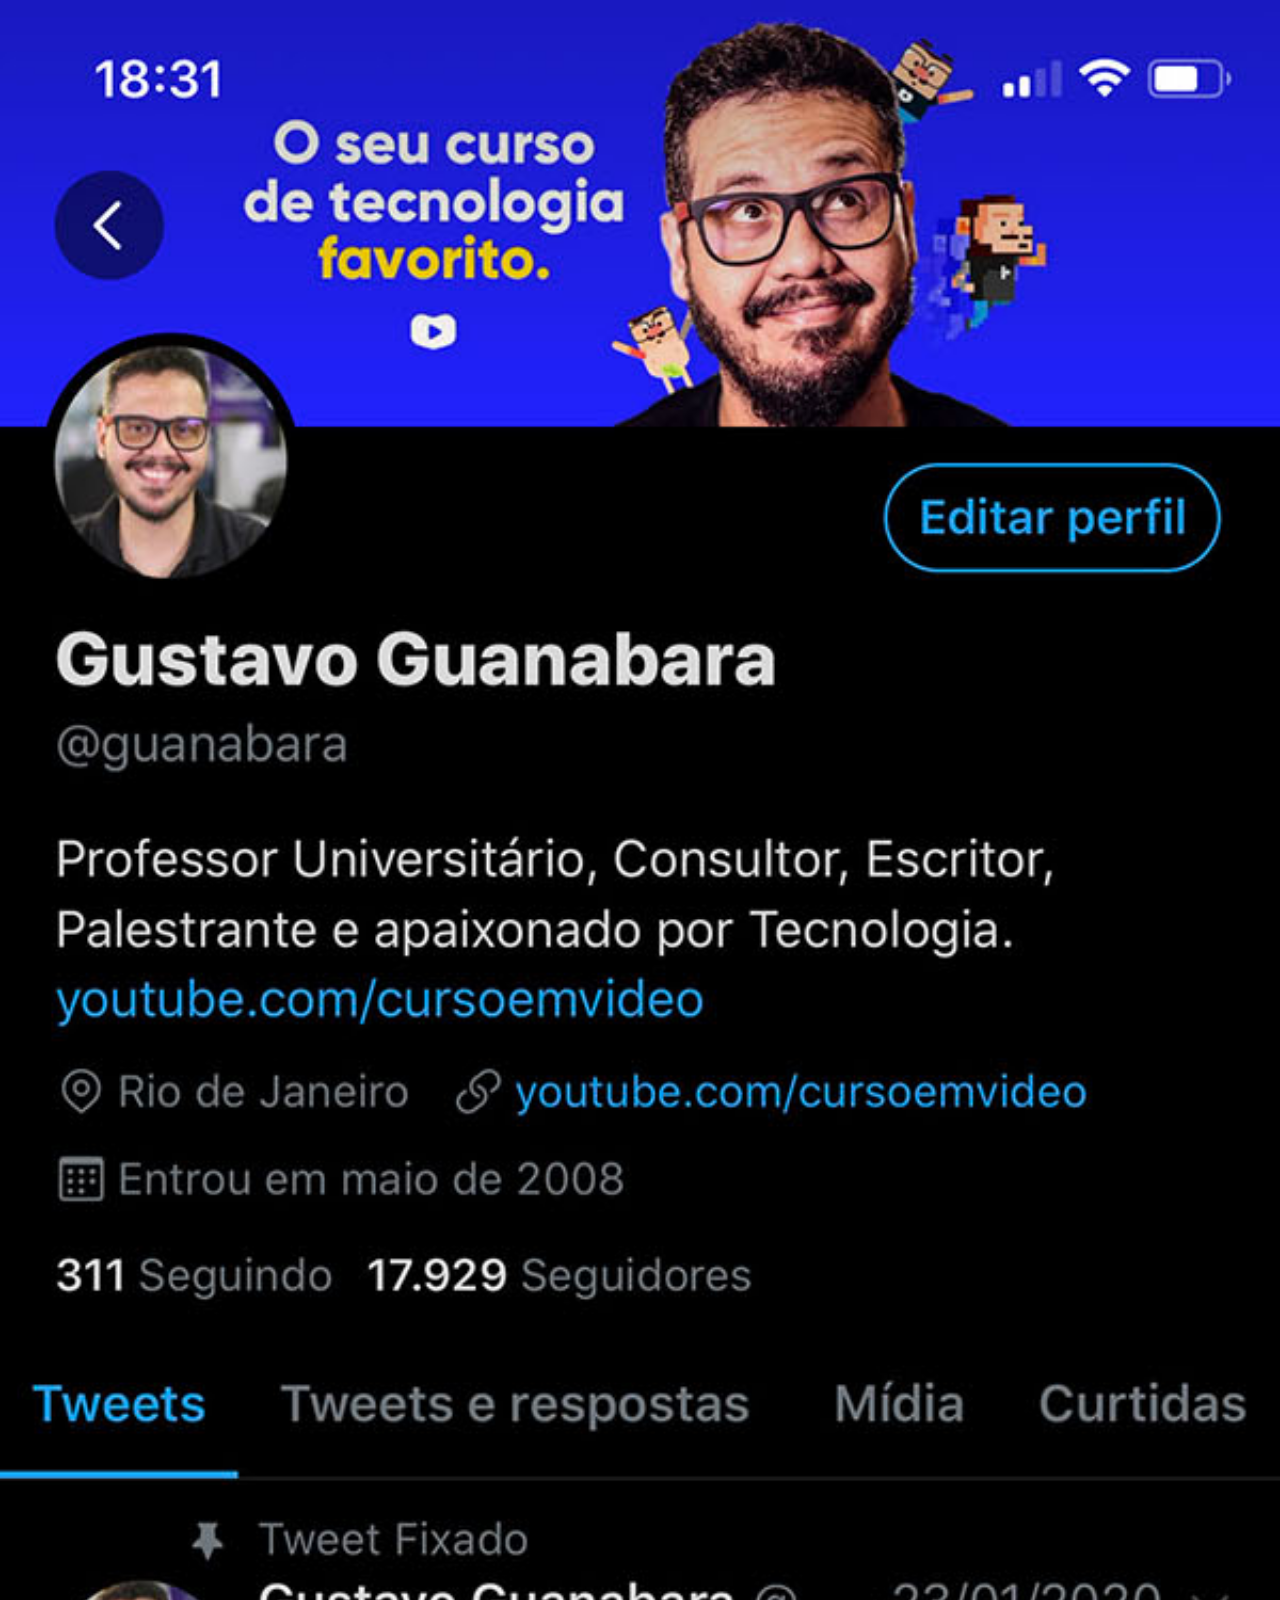
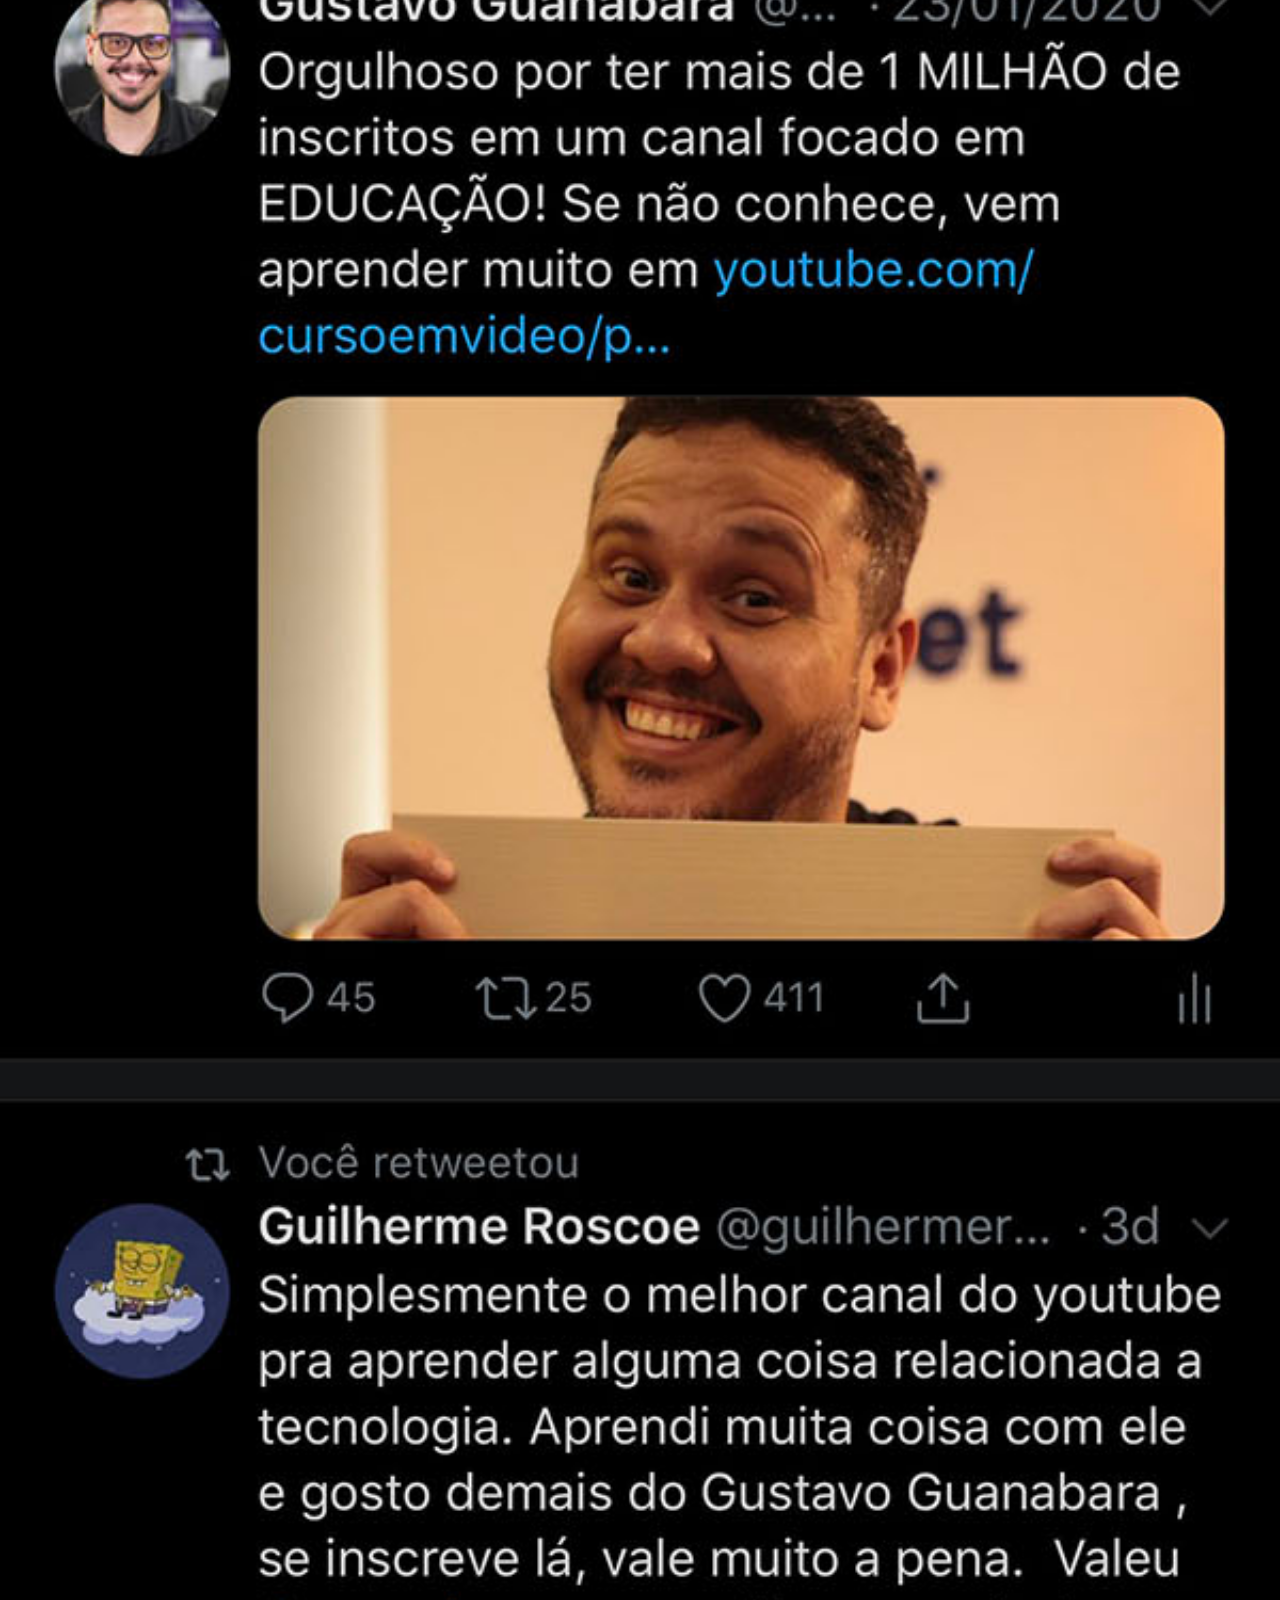
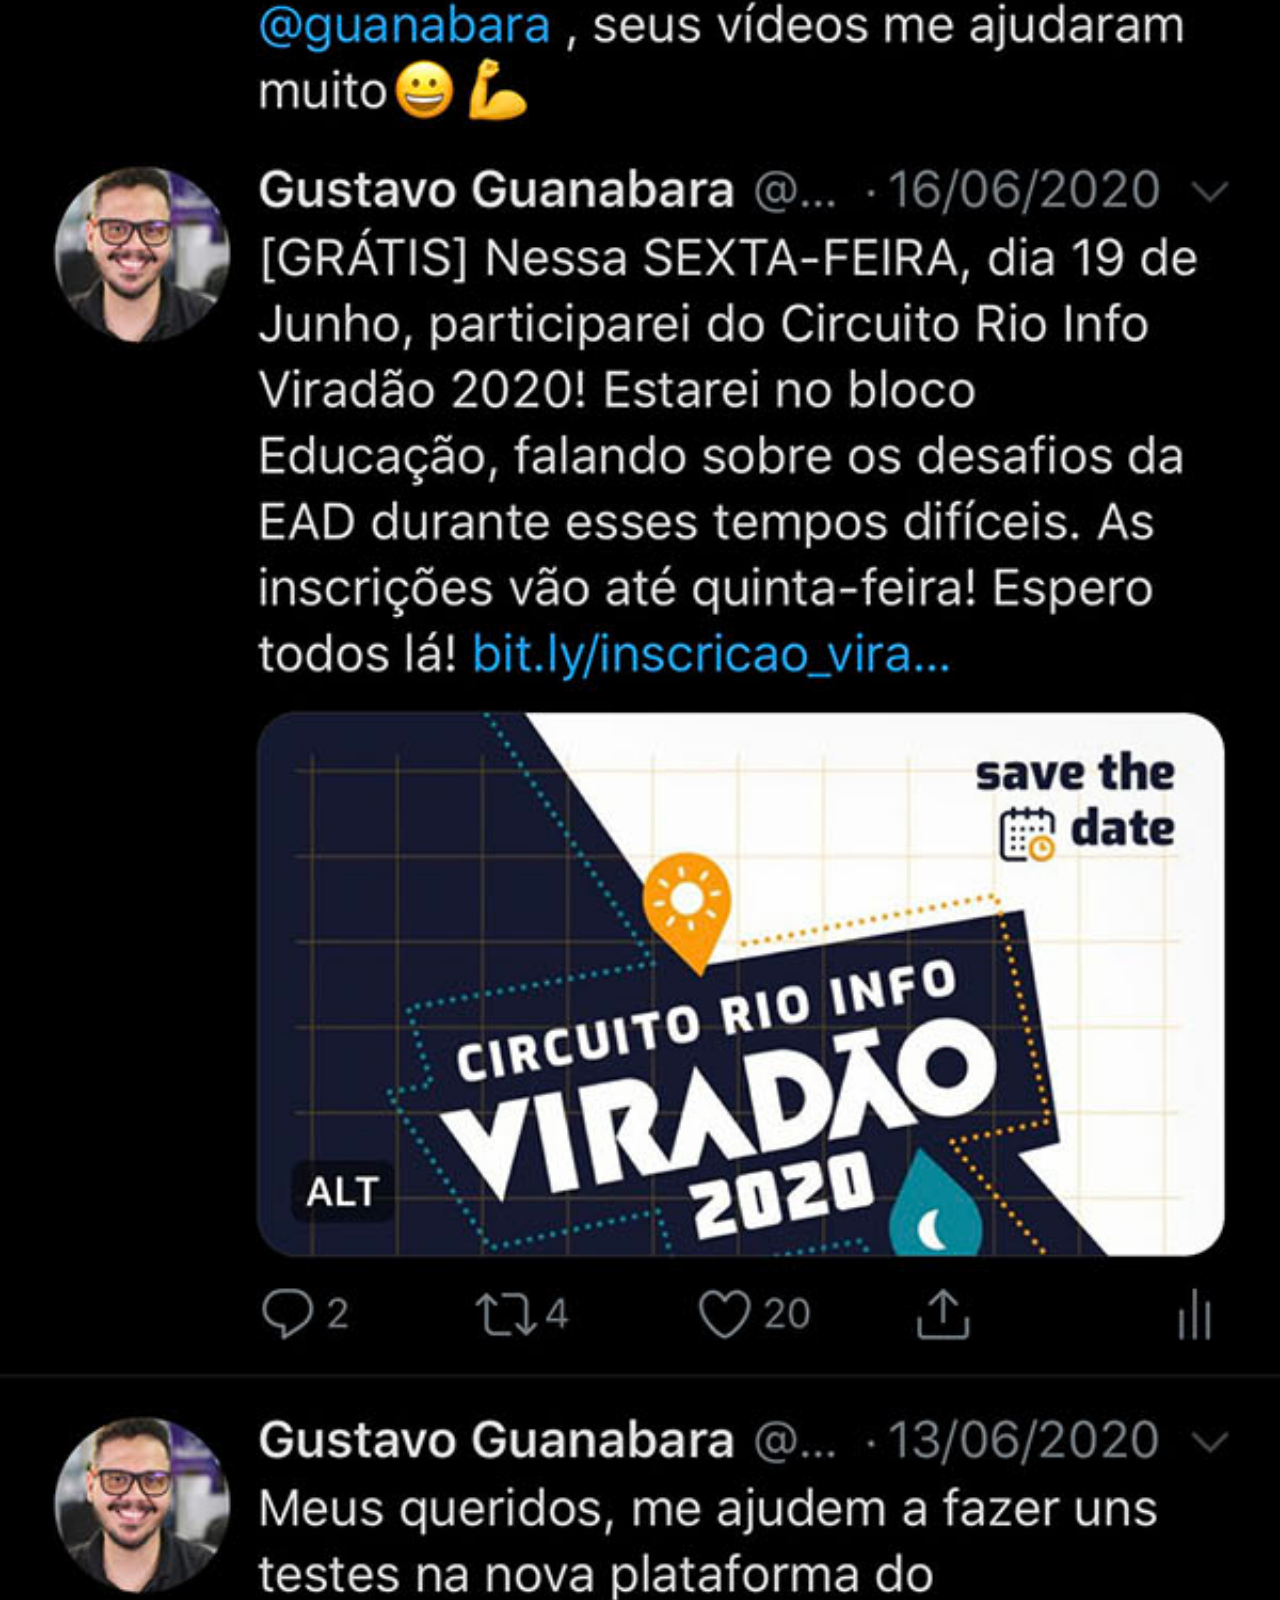
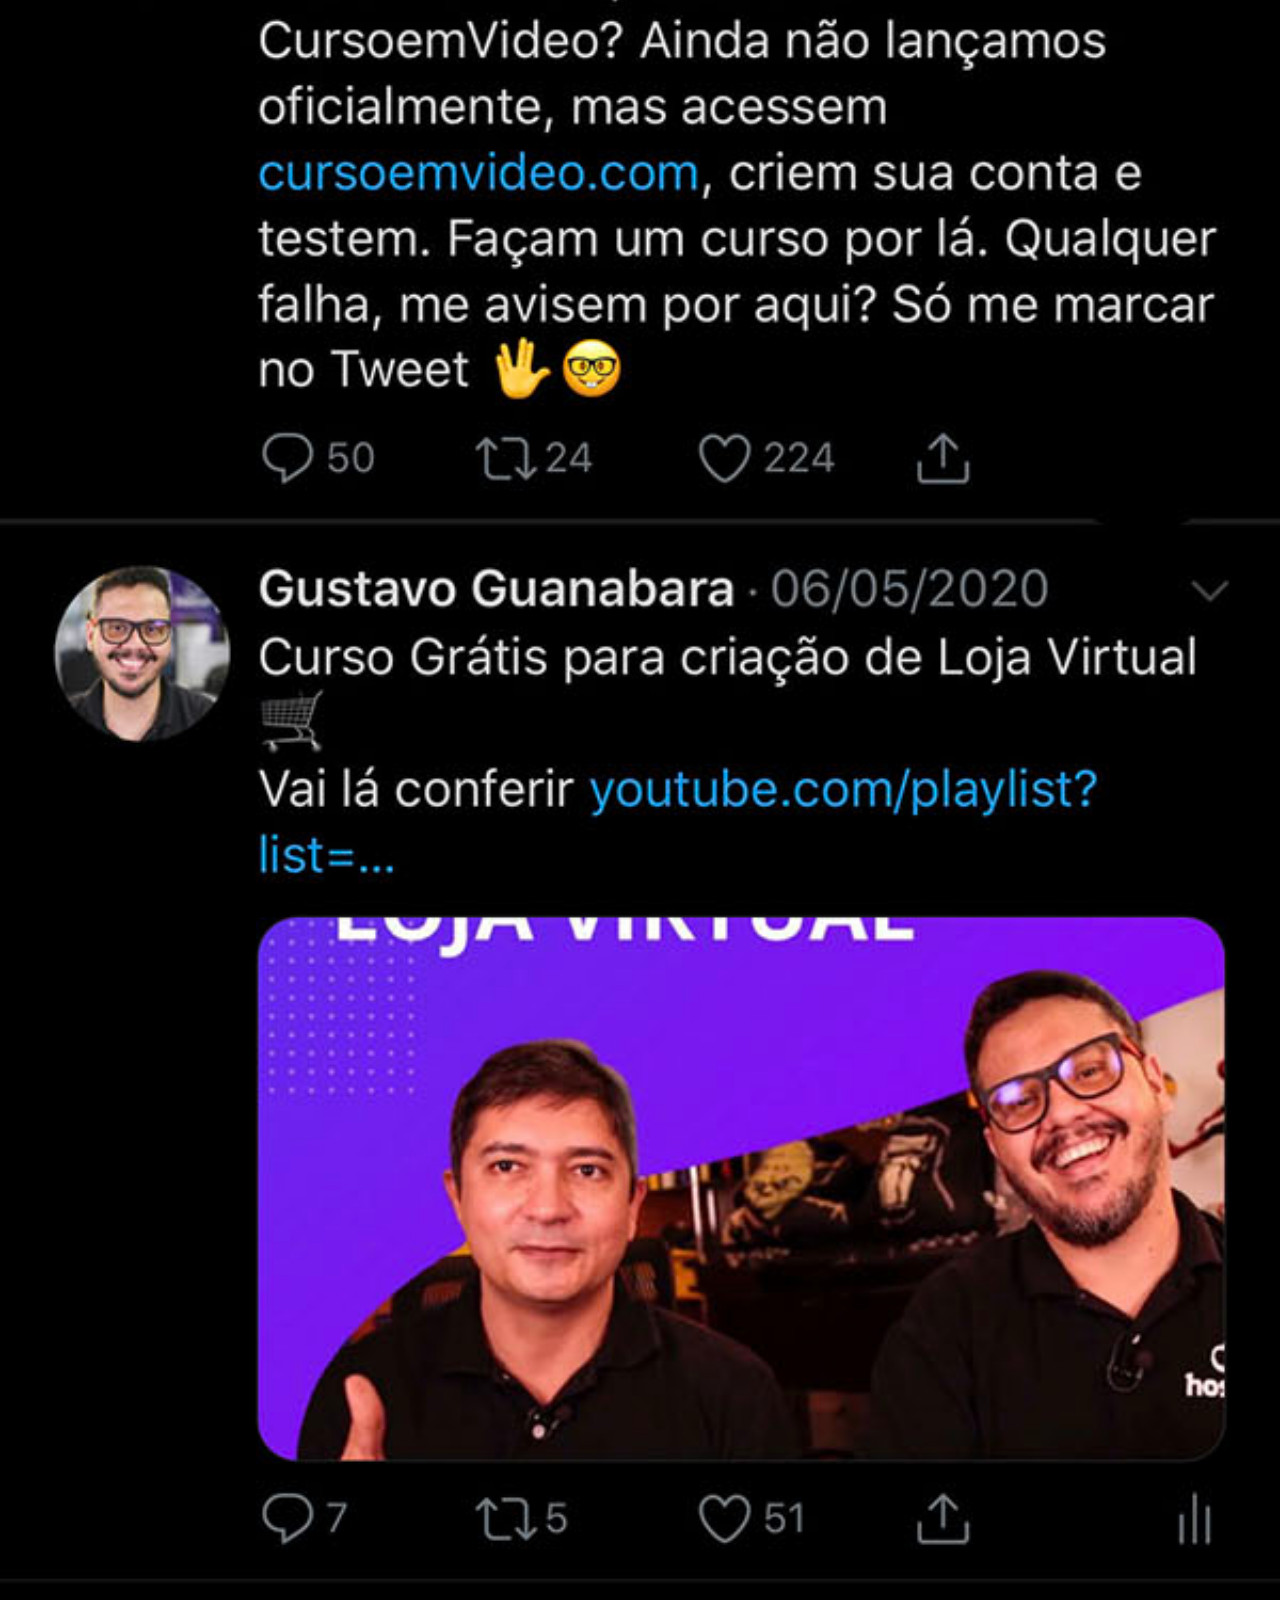
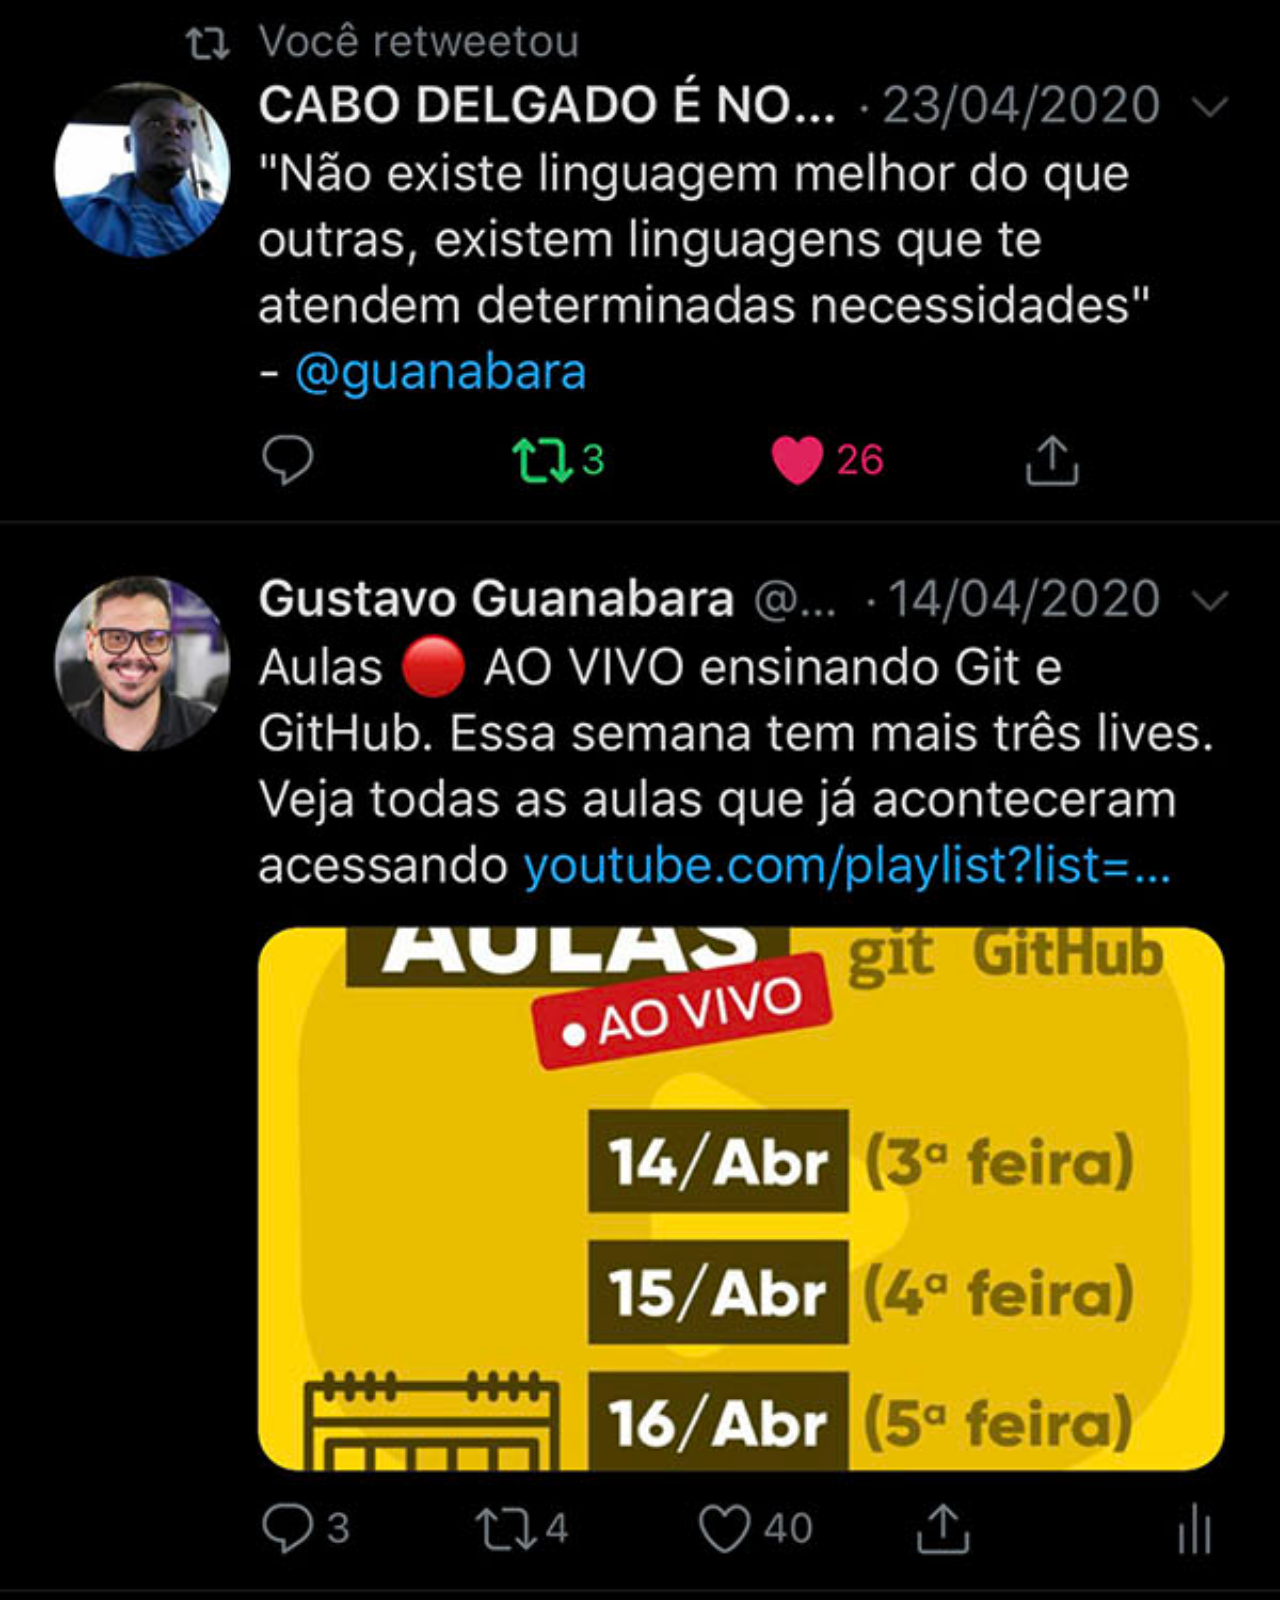
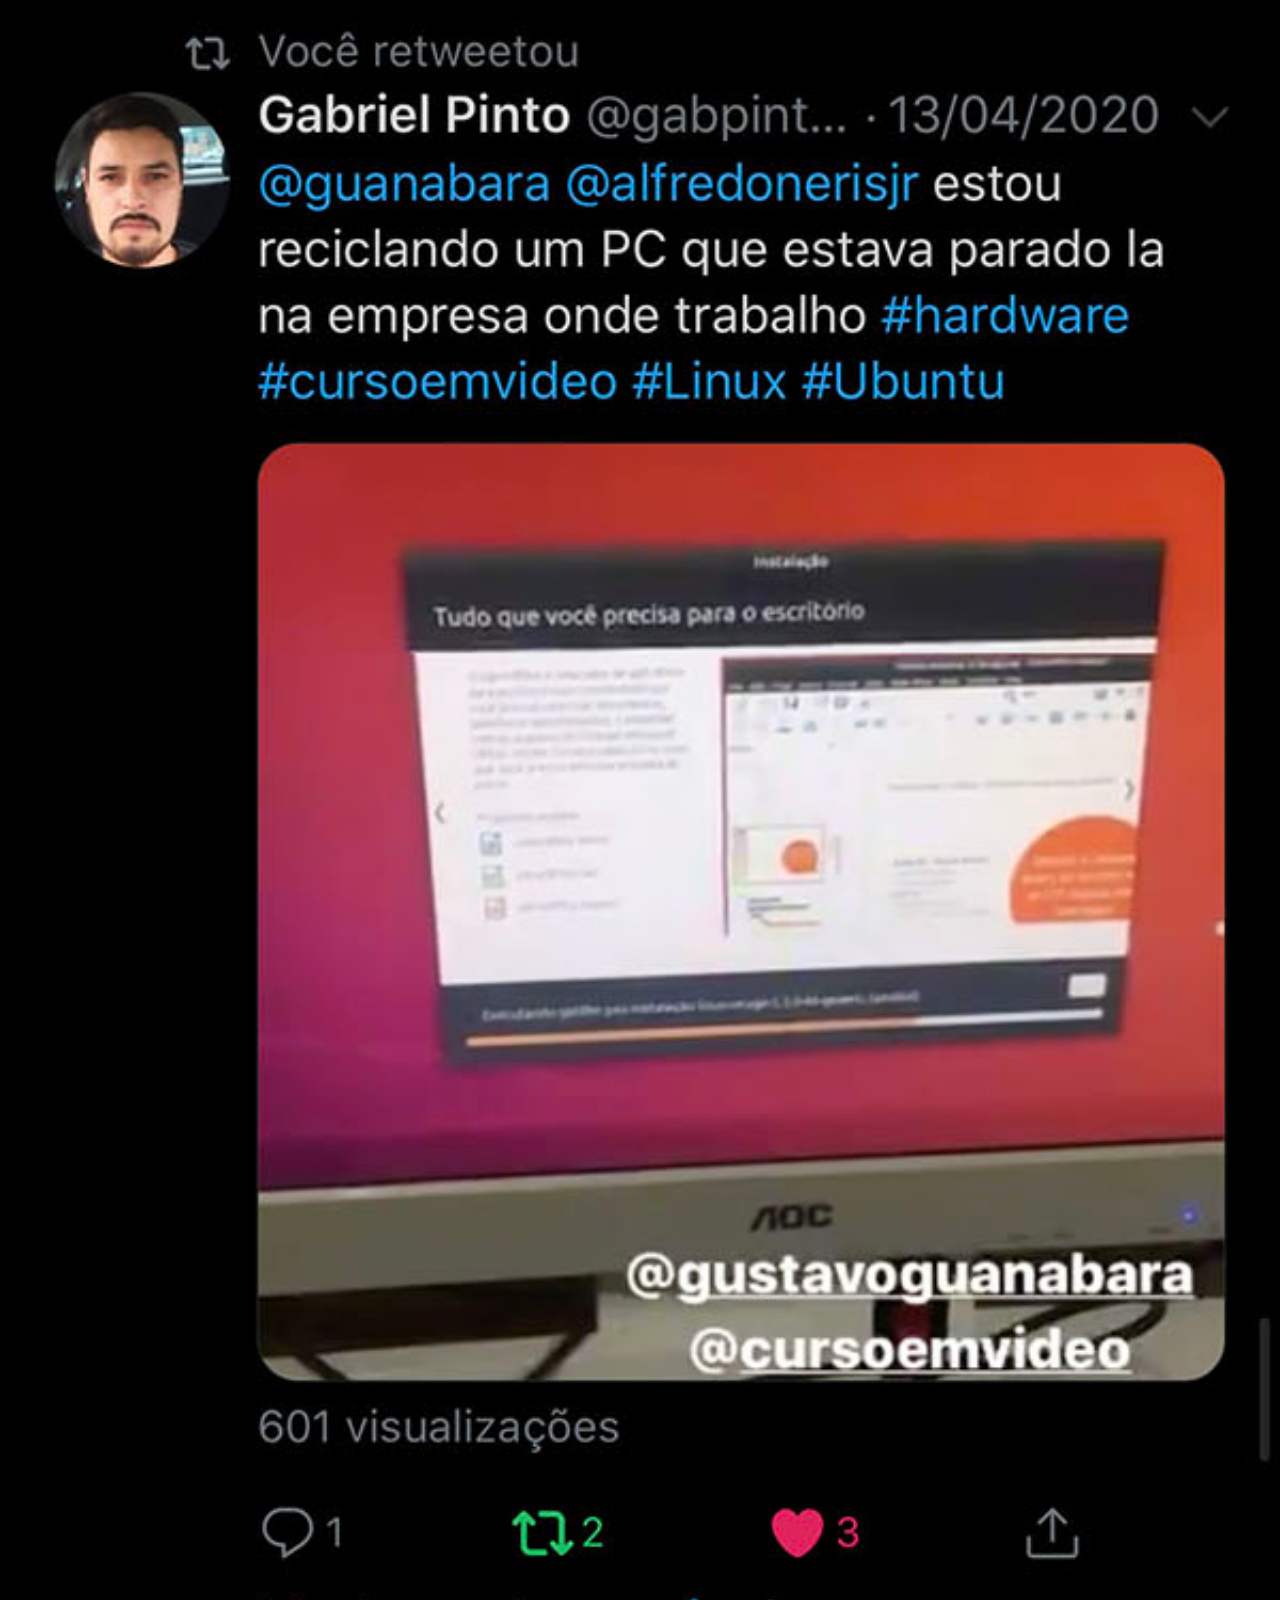
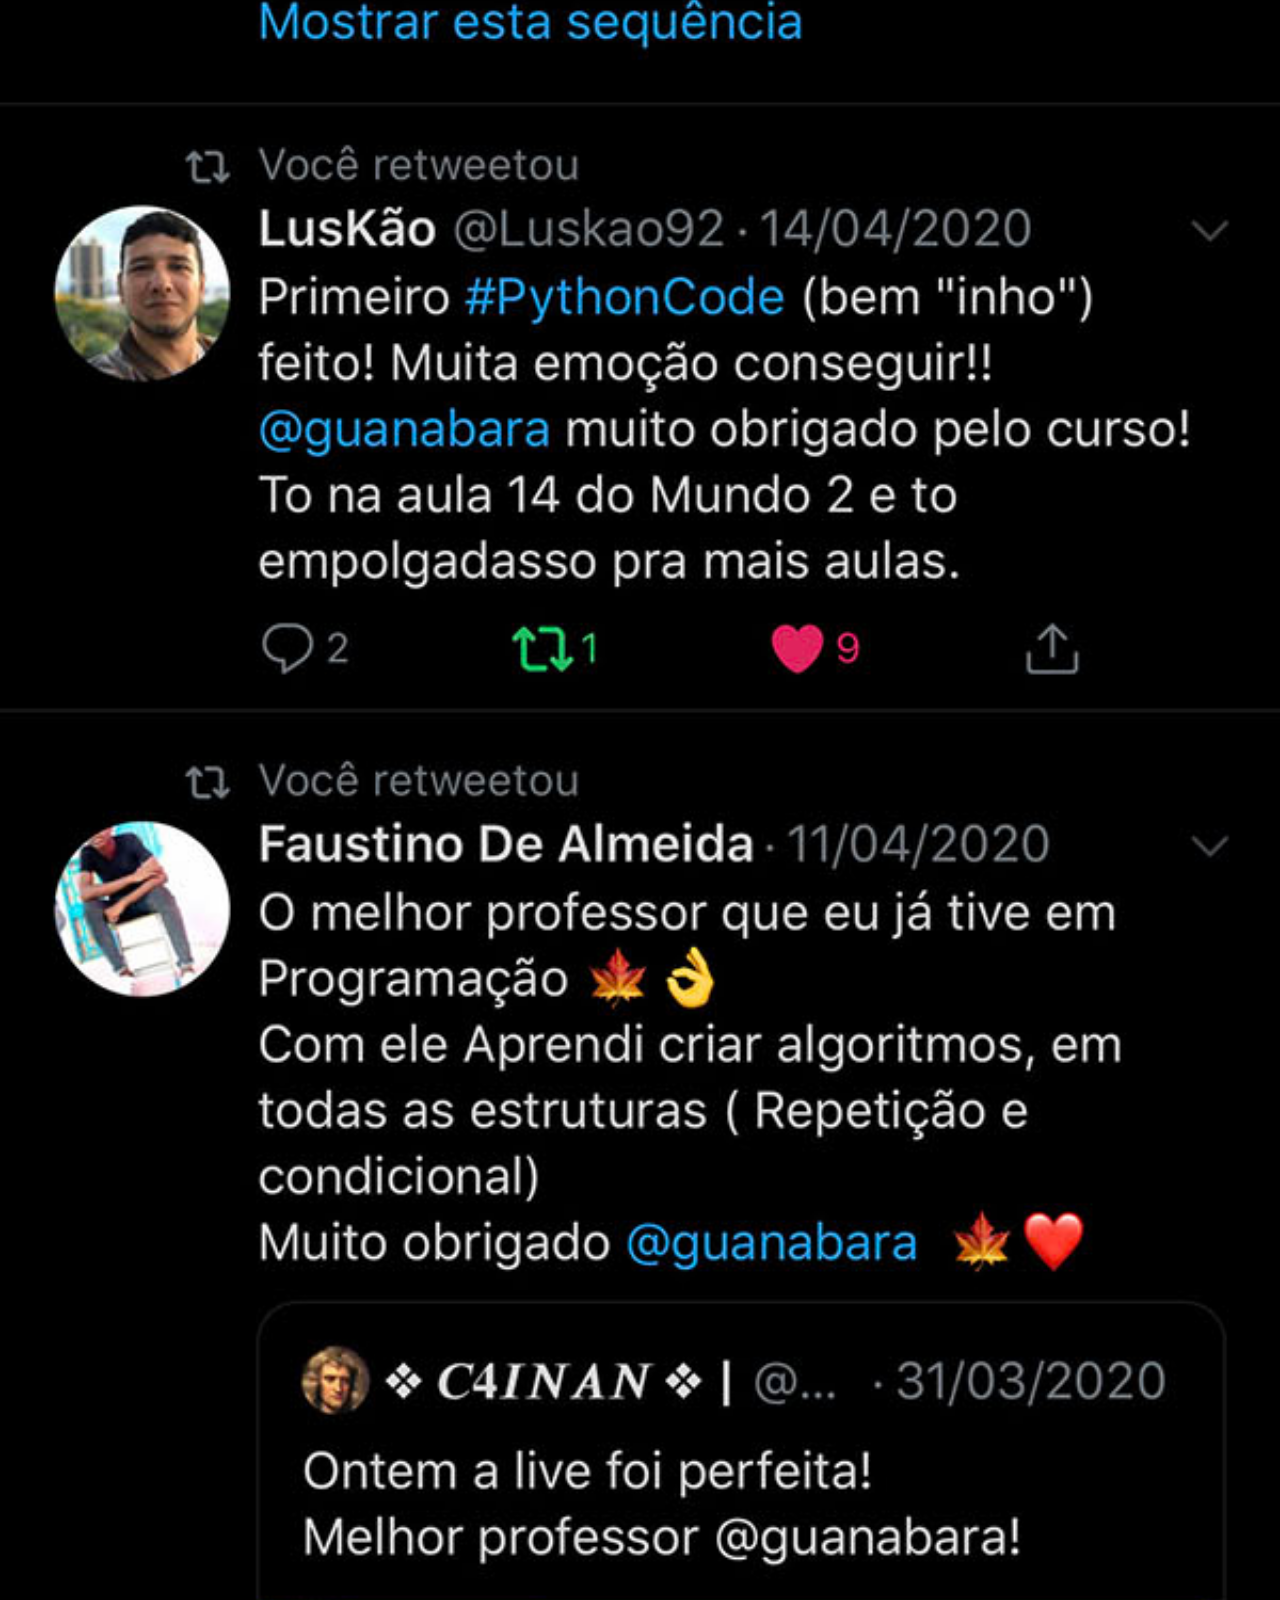
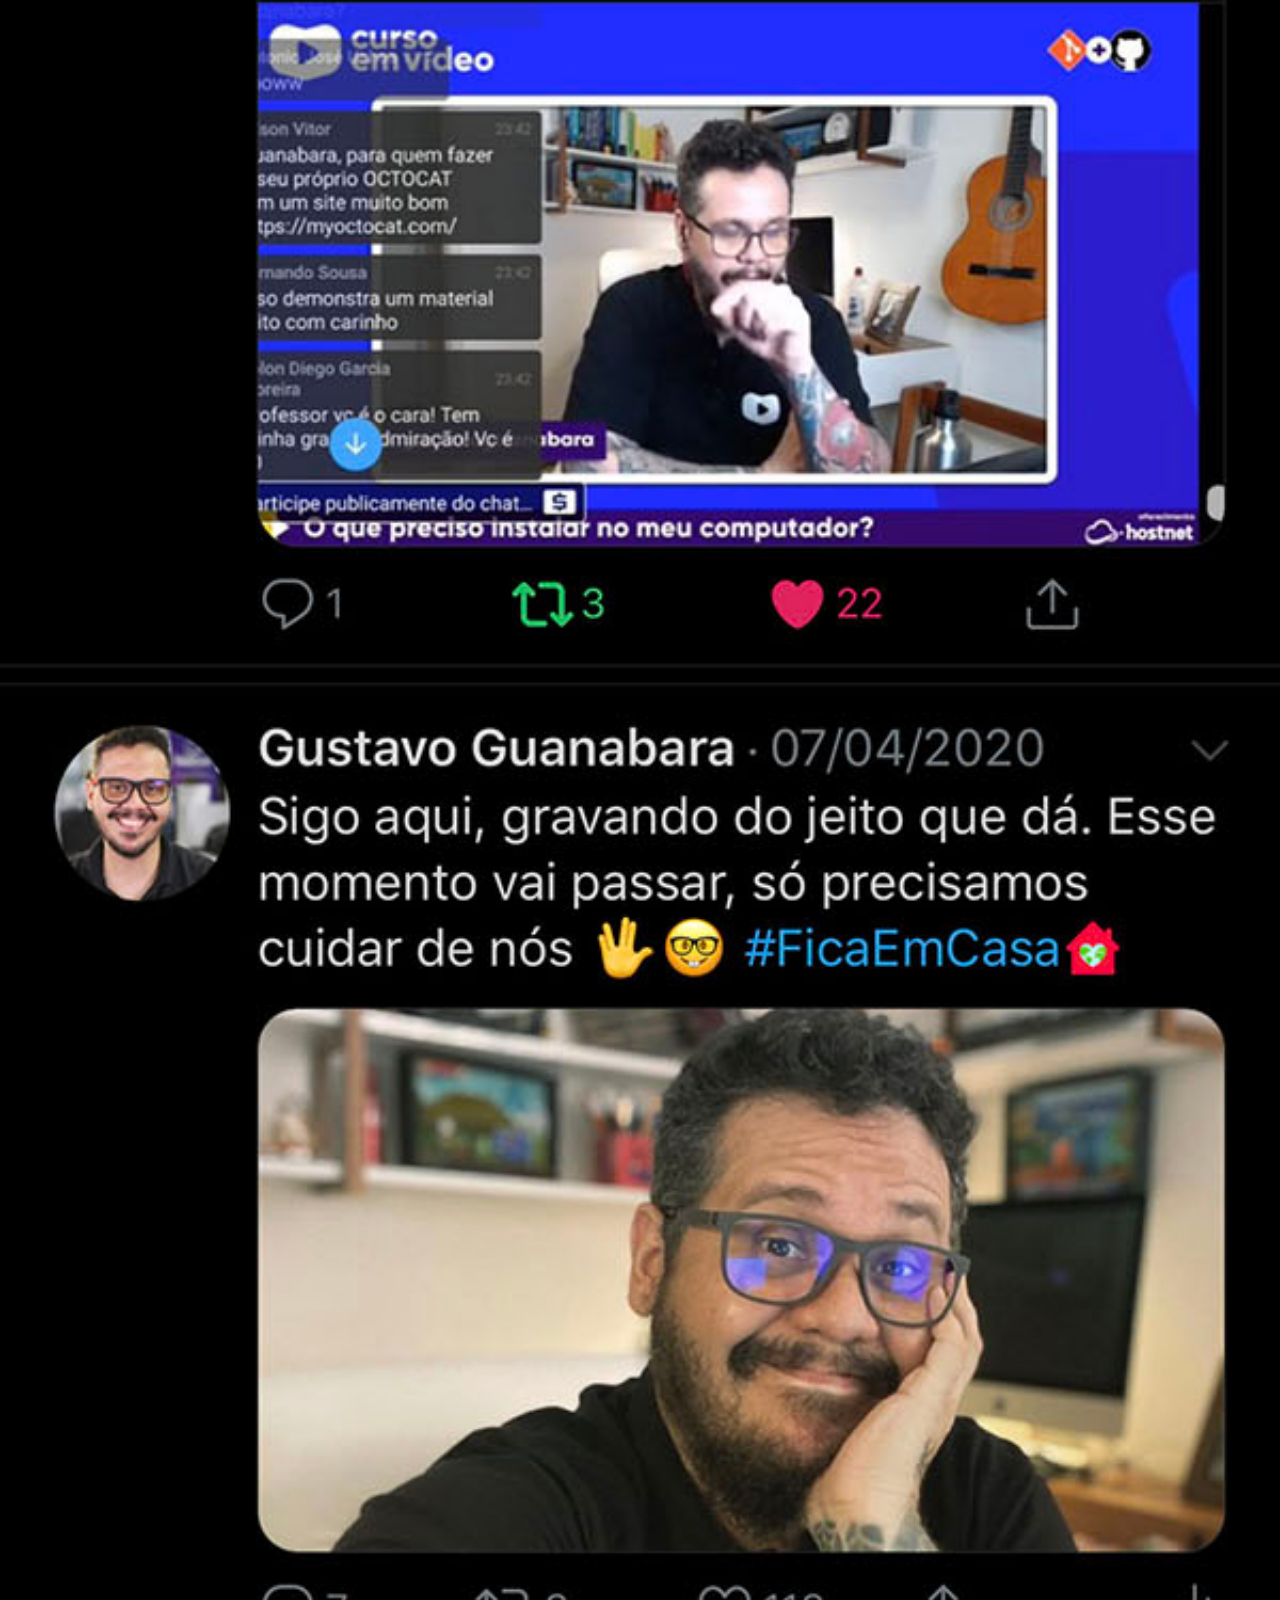
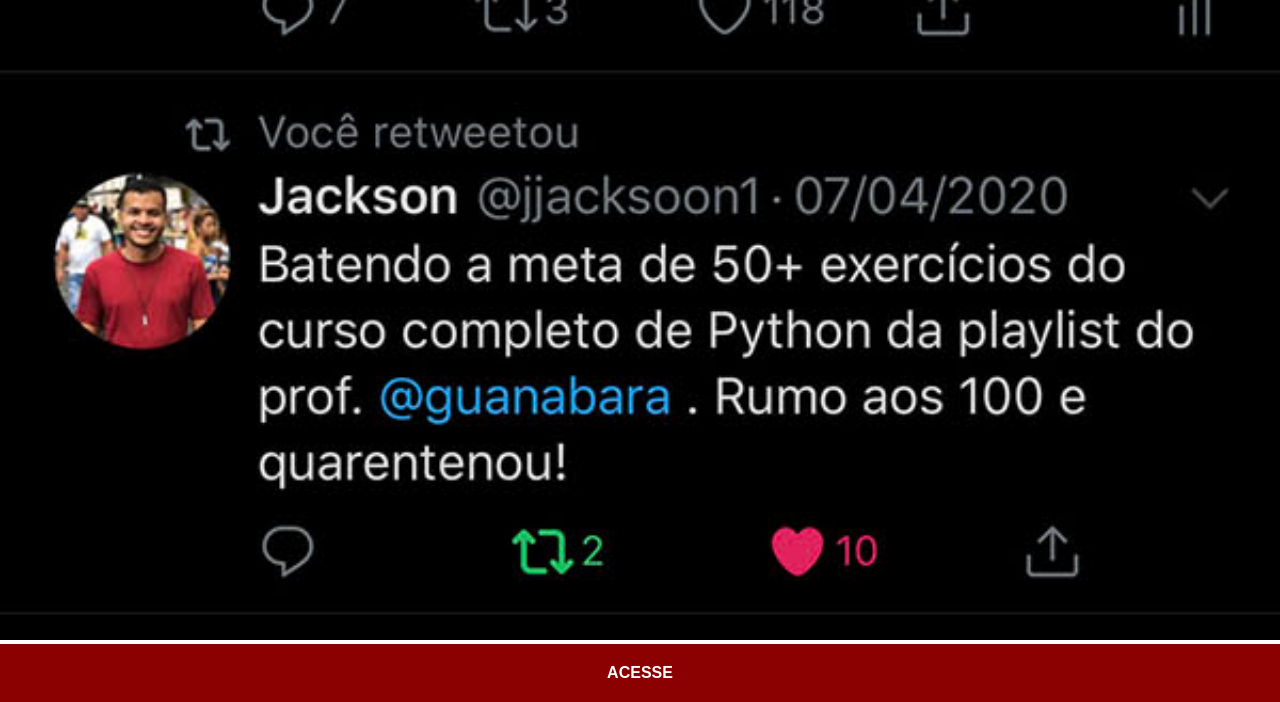
<file: twitter.html>
<!DOCTYPE html>
<html lang="pt-br">
<head>
    <meta charset="UTF-8">
    <meta name="viewport" content="width=device-width, initial-scale=1.0">
    <title>Twitter</title>
    <link rel="stylesheet" href="estilos/social.css">
</head>
<body>
    <img src="imagens/tela-twitter.jpg" alt="Twitter">
    <a href="https://x.com/guanabara" target="_blank">ACESSE</a>
</body>
</html>
</file>
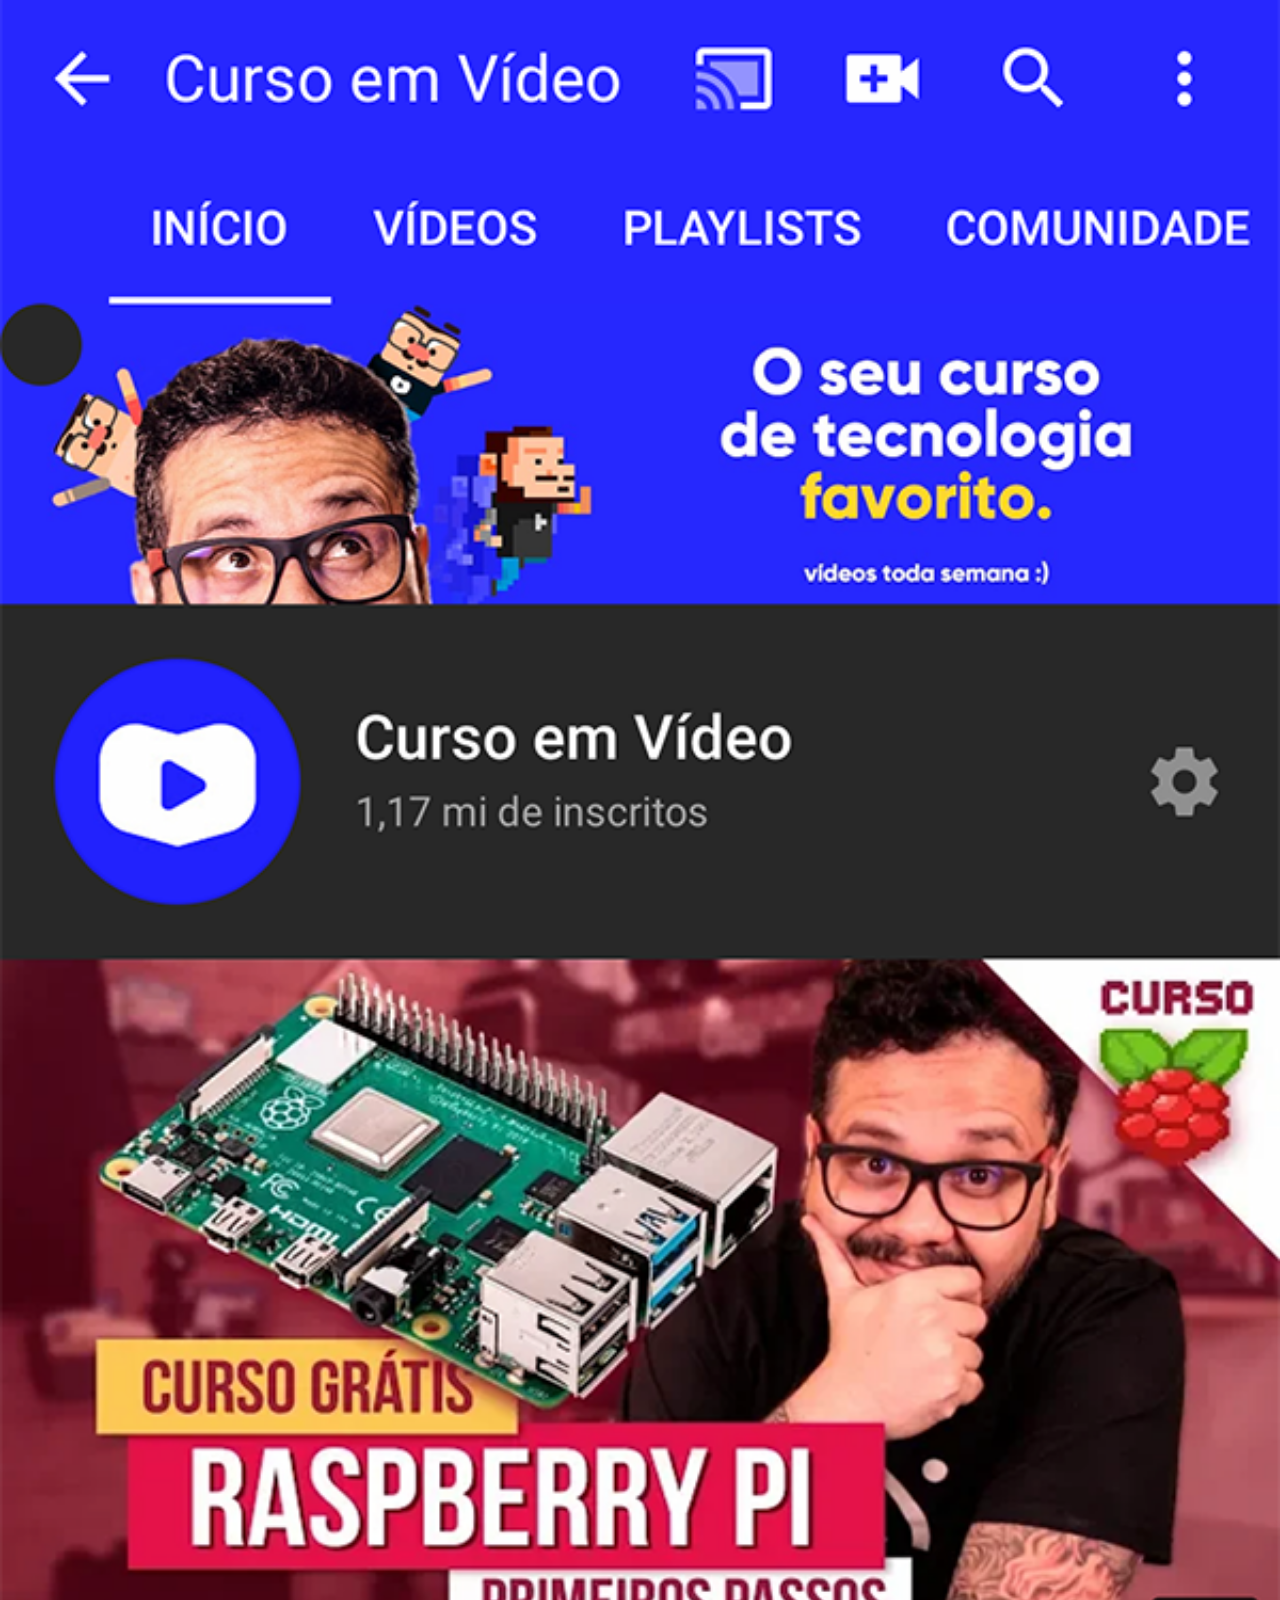
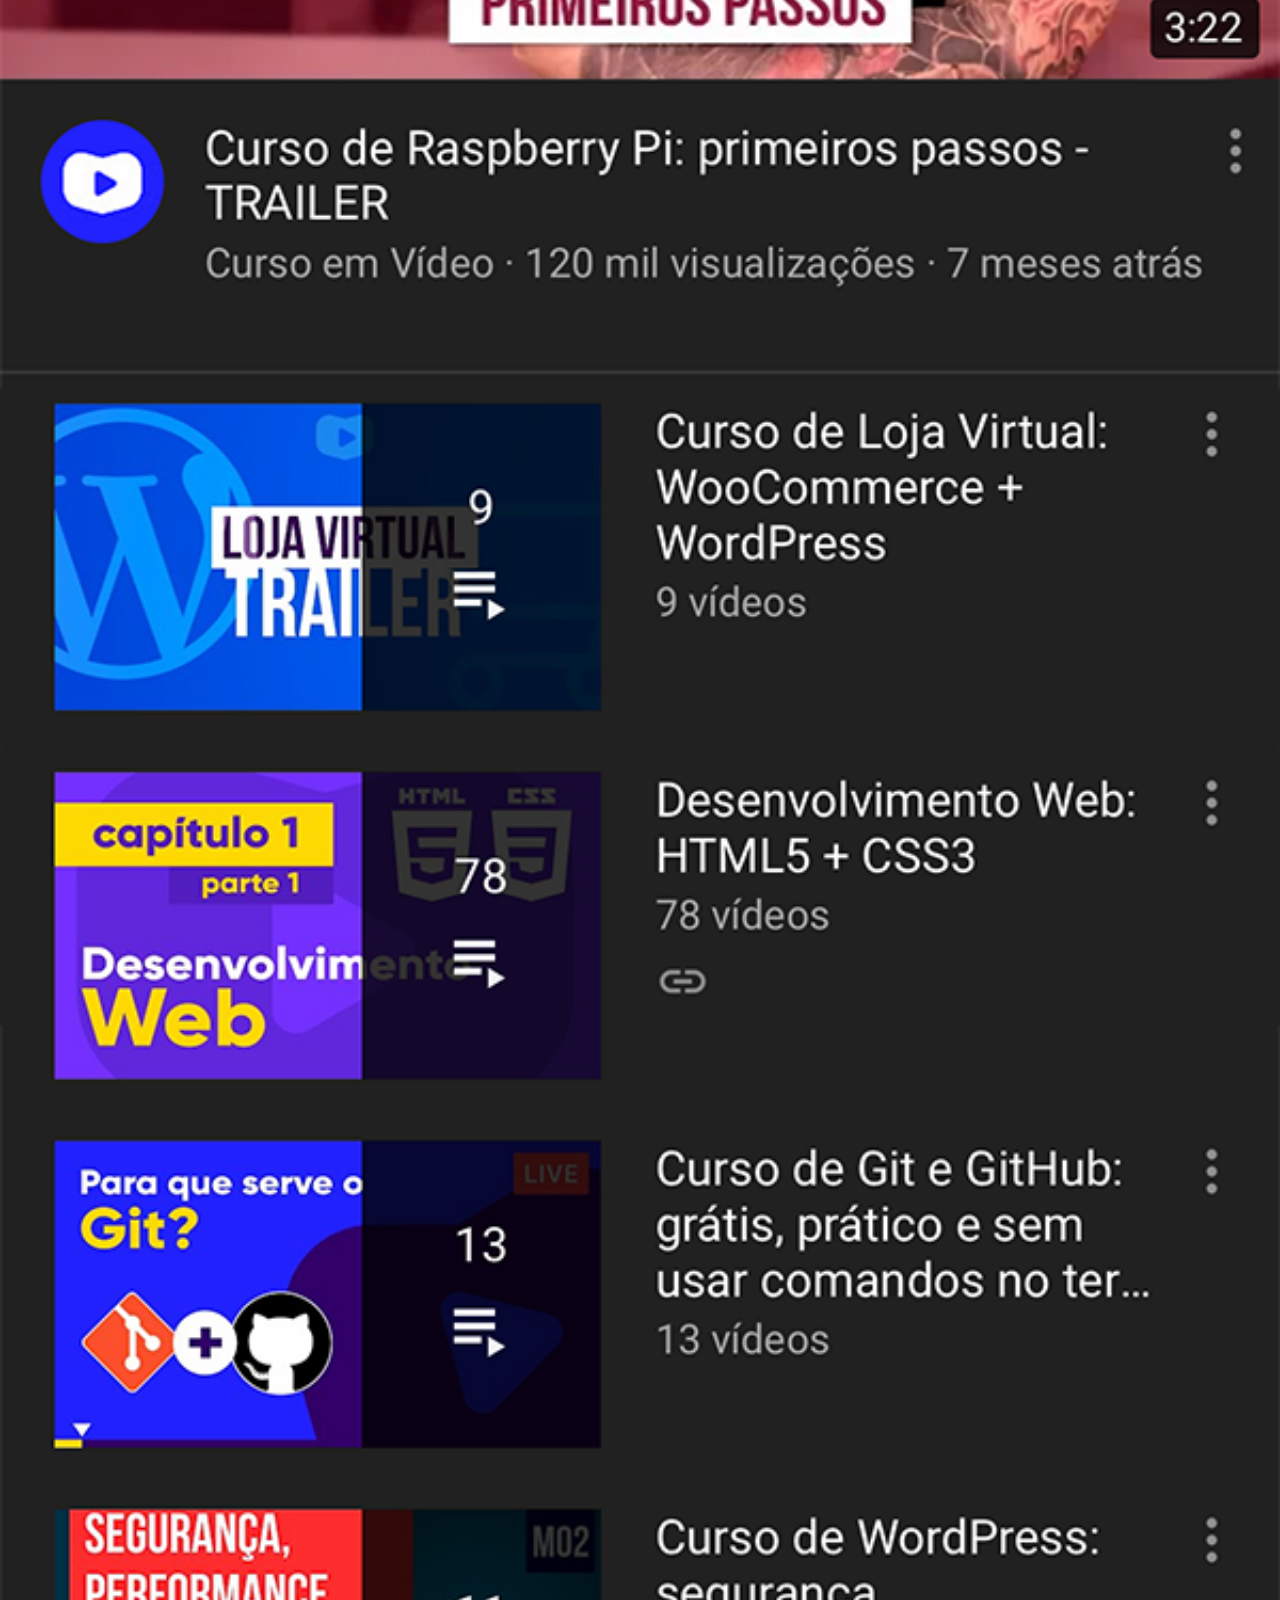
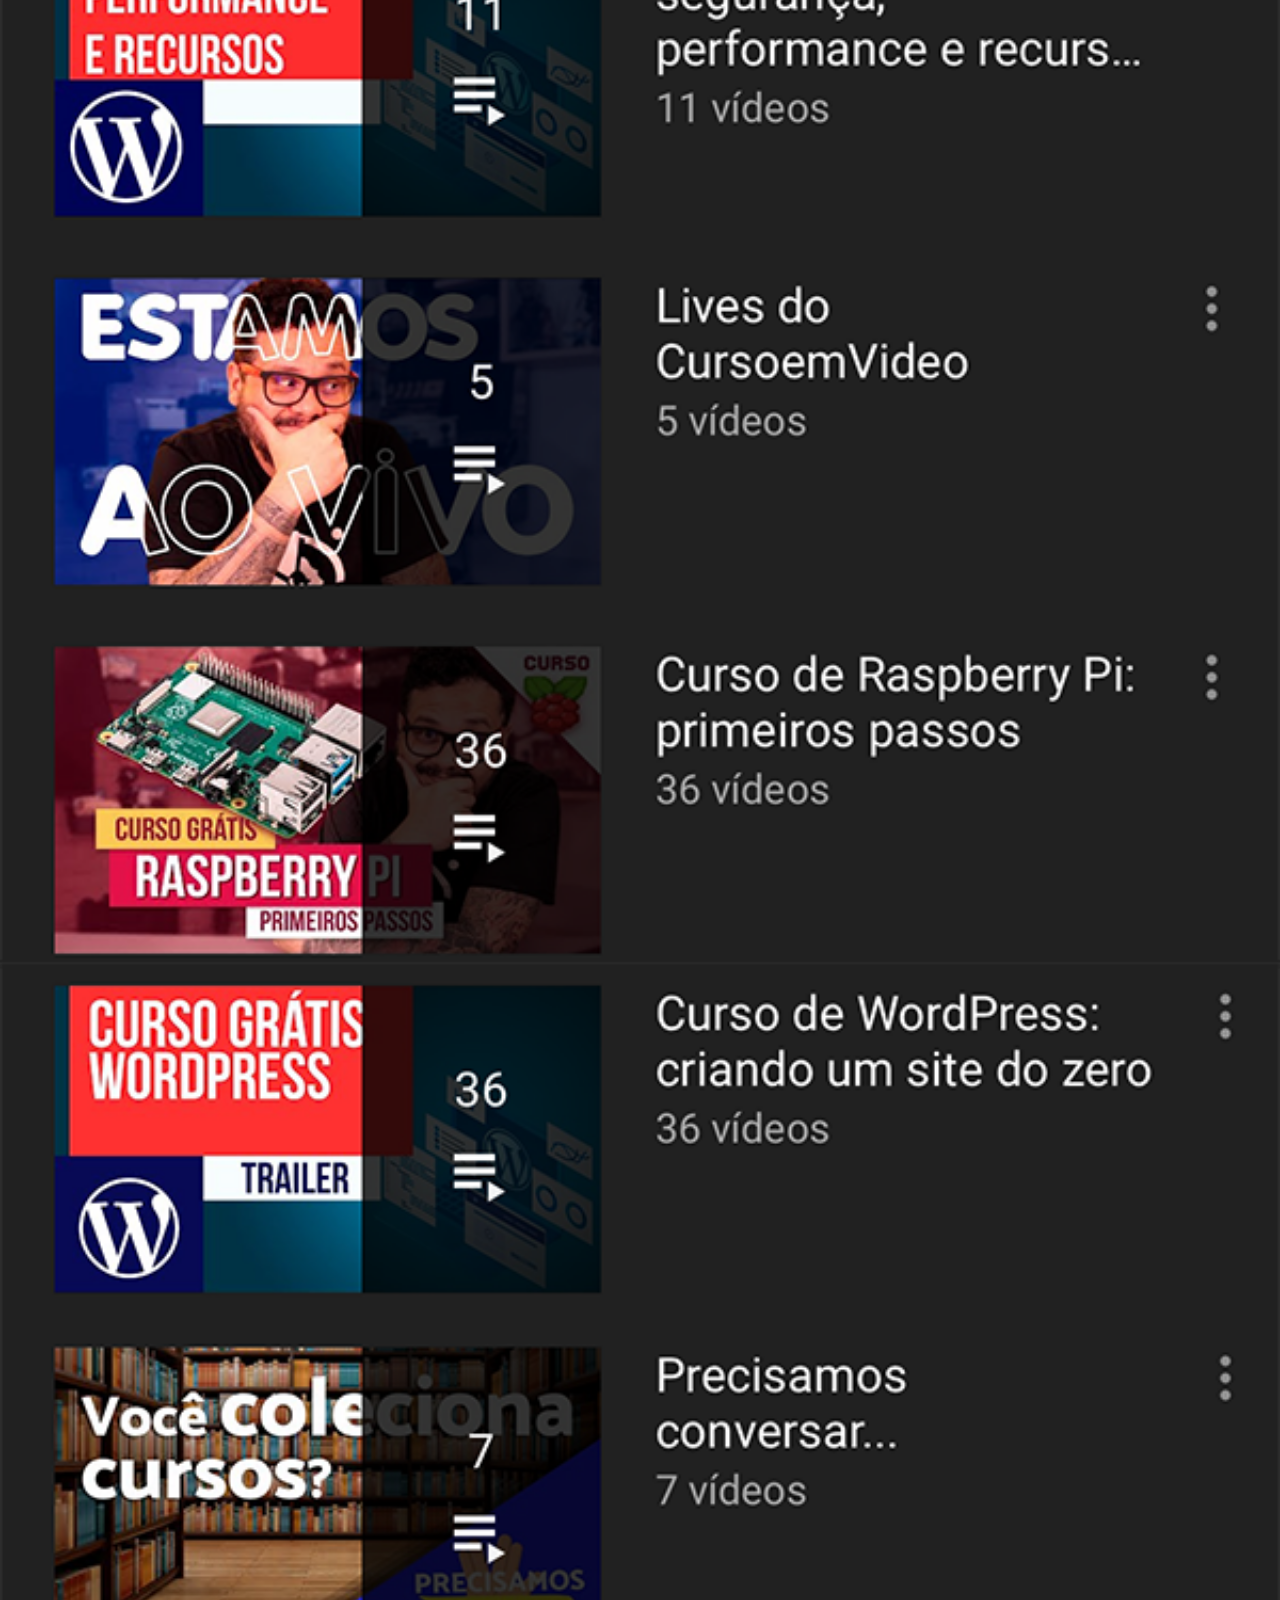
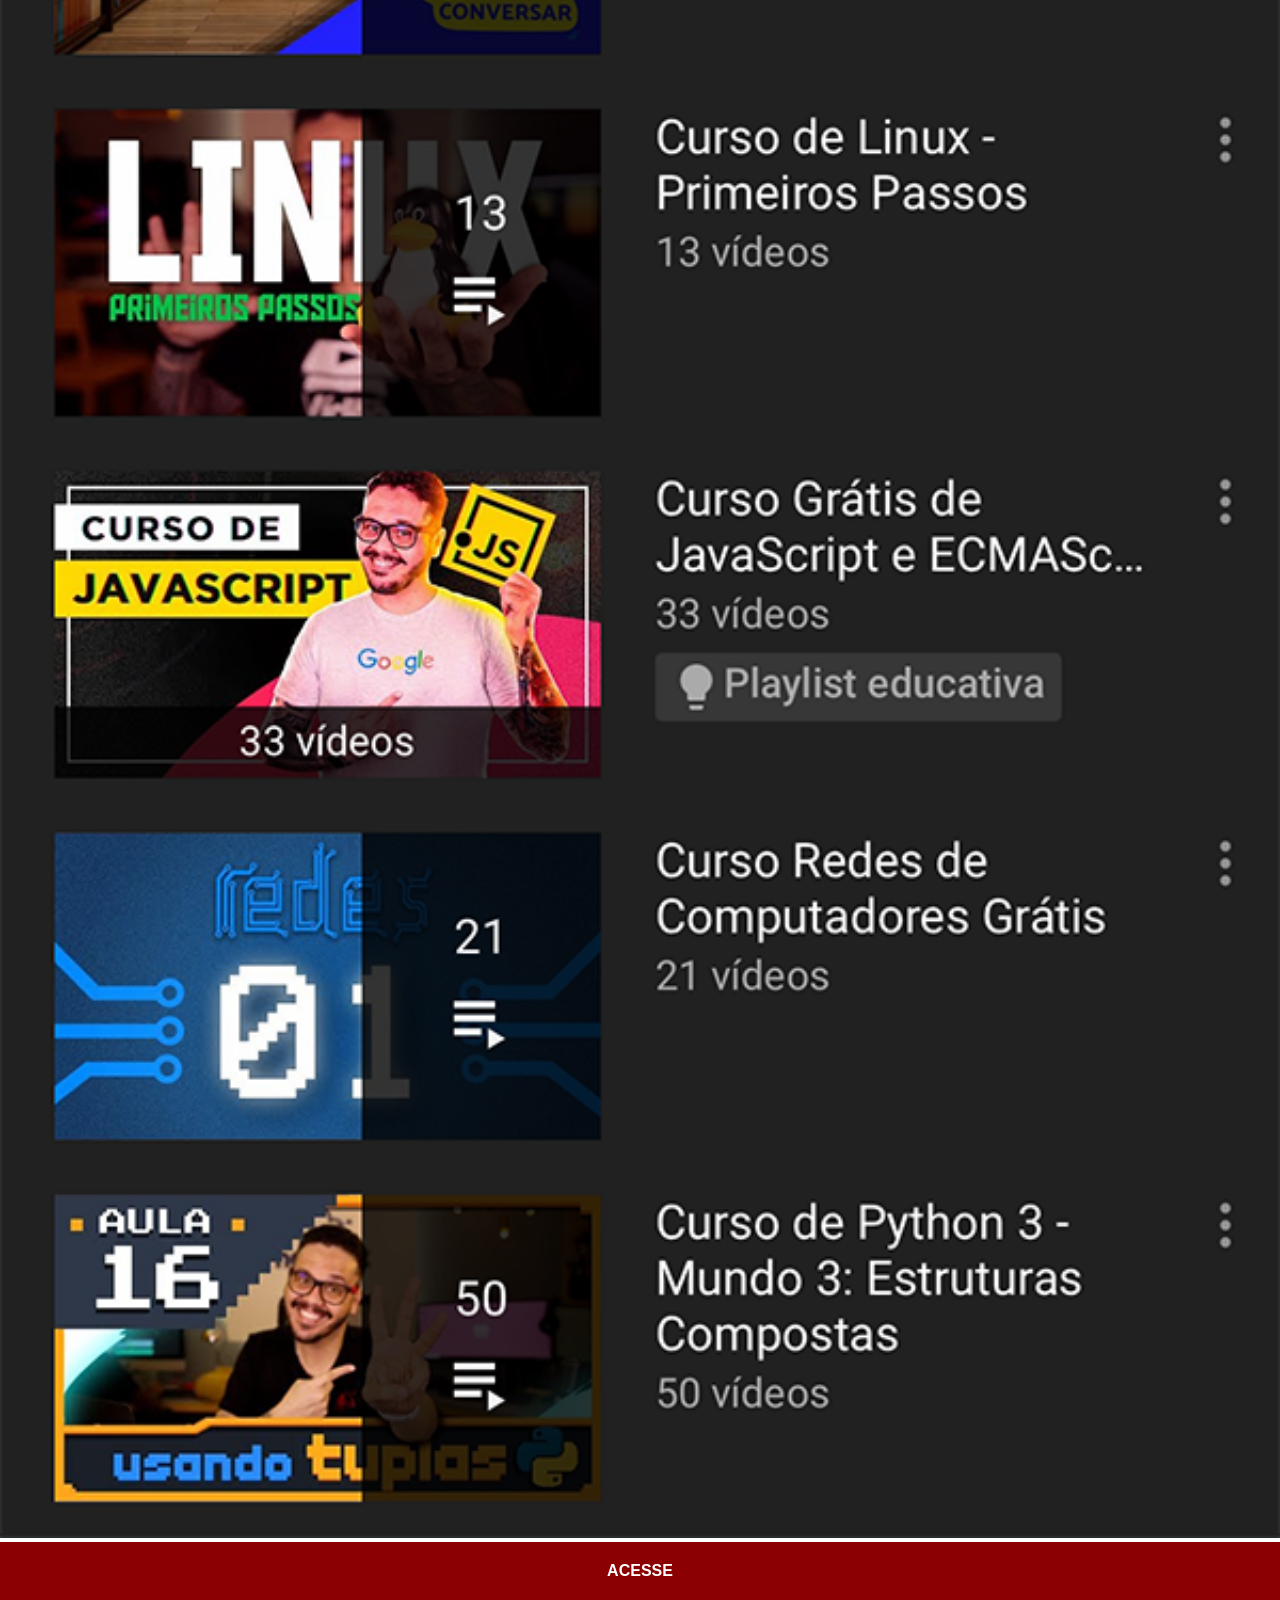
<file: youtube.html>
<!DOCTYPE html>
<html lang="pt-br">
<head>
    <meta charset="UTF-8">
    <meta name="viewport" content="width=device-width, initial-scale=1.0">
    <title>YouTube</title>
    <link rel="stylesheet" href="estilos/social.css">
</head>
<body>
    <img src="imagens/tela-youtube.png" alt="YouTube    ">
    <a href="https://www.youtube.com/@cursoemvideo/playlists" target="_blank">ACESSE</a>
</body>
</html>
</file>
<file: estilos/style.css>
@charset "UTF-8";

* {
    margin: 0px;
    padding: 0px;
    font-family: Arial, Helvetica, sans-serif;
}

html, body {
    height: 100vh;
    width: 100vw;
    background-color: black;
}

body {
    background: url(../imagens/fundo-madeira.jpg) no-repeat top center;
    background-size: cover;
    background-attachment: fixed;
}

main {
    position: relative;
    height: 100vh;
}

section#telefone {
    position: absolute;
    top: 50%;
    left: 50%;
    transform: translate(-50%, -50%);
    height: 627px;
    width: 311px;
    background: url(../imagens/frame-iphone.png) no-repeat;
}

iframe#tela {
    position: relative;
    top: 80px;
    left: 22px;
    width: 267px;
    height: 471px;
}

section#redes-sociais {
    text-align: right;
}

section#redes-sociais img {
    width: 50px;
    margin: 10px;
    border-radius: 50%;
    box-shadow: 2px 2px 5px rgba(0, 0, 0, 0.400);
    box-sizing: border-box;
}

section#redes-sociais img:hover{
    border: 2px solid rgba(255, 255, 255, 0.616);
    transform: translate(-3px, -3px);
    box-shadow: 5px 5px 10px rgba(0, 0, 0, 0.63);
    transition: transform 0.3s, border 1s;
}
</file>
<file: estilos/social.css>
@charset "UTF-8";

    * {
        margin: 0px;
        padding: 0px;
        font-family: Arial, Helvetica, sans-serif;
    }

    ::-webkit-scrollbar {
        width: 0px;
        height: 0px;
    }

    img {
        width: 100vw;
    }

    a {
        display: block;
        background-color: darkred;
        color: white;
        padding: 20px;
        text-align: center;
        font-weight: bolder;
        text-decoration: none;
    }

    a:hover {
        background-color: red;
    }
</file>
